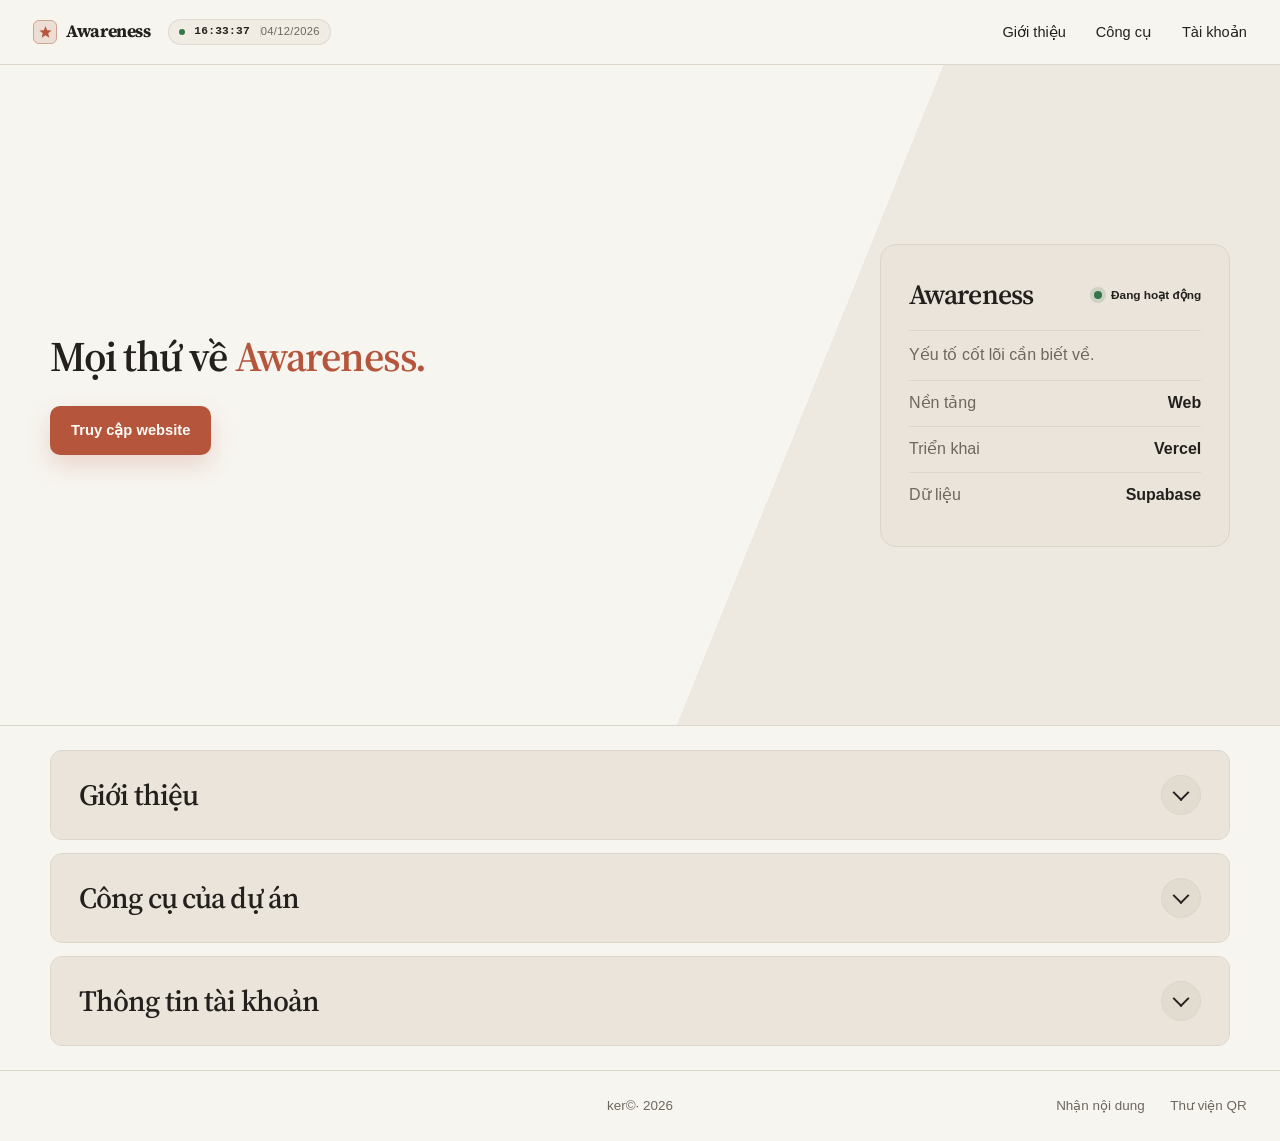
<file: index.html>
<!DOCTYPE html>
<html lang="vi">

<head>
    <meta charset="UTF-8">
    <meta name="viewport" content="width=device-width, initial-scale=1.0">
    <meta name="description" content="Hướng dẫn vận hành dự án triển lãm trực tuyến Awareness.">
    <title>Awareness — Hướng dẫn dự án</title>
    <link rel="stylesheet" href="styles.css">
    <script src="app.js" defer></script>
</head>

<body>
    <header class="site-header">
        <div class="shell header-inner">
            <div class="header-identity">
                <a class="brand" href="#top" aria-label="Awareness — về đầu trang">
                    <span class="brand-mark" aria-hidden="true"><svg viewBox="0 0 24 24" focusable="false"><path d="M12 1.5 14.65 8.28 21.9 8.72 16.31 13.37 18.16 20.42 12 16.58 5.84 20.42 7.69 13.37 2.1 8.72 9.35 8.28Z" fill="currentColor"/></svg></span>
                    <span>Awareness</span>
                </a>
                <time class="header-clock" data-live-clock aria-label="Ngày và giờ hiện tại">
                    <span class="header-clock-time" data-clock-time>--:--:--</span>
                    <span class="header-clock-date" data-clock-date>--/--/----</span>
                </time>
            </div>
            <button class="menu-button" type="button" aria-expanded="false"
                aria-controls="primary-nav"><span></span><span></span><span class="sr-only">Mở menu</span></button>
            <nav class="primary-nav" id="primary-nav" aria-label="Điều hướng chính">
                <a href="#gioi-thieu">Giới thiệu</a>
                <a href="#cong-cu">Công cụ</a>
                <a href="#tai-khoan">Tài khoản</a>
            </nav>
        </div>
    </header>

    <main id="top">
        <section class="hero">
            <div class="shell hero-grid">
                <div class="hero-copy">
                    <h1>Mọi thứ về <em>Awareness.</em></h1>
                    <div class="hero-actions">
                        <a class="button button-dark" href="https://awareness-exhibition.vercel.app/" target="_blank"
                            rel="noopener noreferrer" data-icon="external">Truy cập website</a>
                    </div>
                </div>
                <aside class="project-summary" aria-label="Tóm tắt sản phẩm">
                    <div class="summary-title">
                        <h2>Awareness</h2><span><i class="live-dot" aria-hidden="true"></i> Đang hoạt động</span>
                    </div>
                    <p>Yếu tố cốt lõi cần biết về.</p>
                    <dl>
                        <div>
                            <dt>Nền tảng</dt>
                            <dd>Web</dd>
                        </div>
                        <div>
                            <dt>Triển khai</dt>
                            <dd>Vercel</dd>
                        </div>
                        <div>
                            <dt>Dữ liệu</dt>
                            <dd>Supabase</dd>
                        </div>
                    </dl>
                </aside>
            </div>
        </section>

        <section class="section shell section-collapsible accordion-card is-collapsed intro-section" id="gioi-thieu">
            <h2 class="section-title"><button class="section-title-toggle" type="button" aria-expanded="false" aria-controls="gioi-thieu-content">Giới thiệu</button></h2>
            <div class="collapsible-content" id="gioi-thieu-content" hidden>
            <div class="intro-content">
                <h3 class="intro-content-title">@@@</h3>
                <p><strong>AWARENESS</strong> là website triển lãm trực tuyến về ma túy và tiền chất, được thiết kế dưới dạng <strong>bảo tàng ảo 3D</strong>, mang đến không gian trưng bày trực quan, sinh động và dễ tiếp cận trên cả máy tính lẫn điện thoại.</p>
                <p><strong>Đường dẫn truy cập:</strong> <a href="https://awareness-exhibition.vercel.app/" target="_blank" rel="noopener noreferrer">awareness</a></p>
                <p>Triển lãm hiện có <strong>5 phòng trưng bày với tổng cộng 27 hiện vật</strong>, được chia theo từng chủ đề:</p>
                <ol class="intro-room-list">
                    <li><strong>Phòng 1 – Chất ma túy nguồn gốc tự nhiên:</strong> Gồm 4 hiện vật như cần sa, thuốc phiện, morphine và lá coca.</li>
                    <li><strong>Phòng 2 – Chất ma túy nguồn gốc bán tổng hợp:</strong> Gồm 3 hiện vật: heroin, LSD và cocaine dạng tinh thể.</li>
                    <li><strong>Phòng 3 – Chất ma túy nguồn gốc tổng hợp toàn phần:</strong> Gồm 5 hiện vật như ma túy đá, thuốc lắc, ketamine, cỏ Mỹ và nấm ảo giác.</li>
                    <li><strong>Phòng 4 – Tiền chất ma túy thường gặp:</strong> Gồm 9 hiện vật là các loại hóa chất có thể được sử dụng trong những lĩnh vực hợp pháp nhưng cũng có nguy cơ bị lợi dụng sai mục đích.</li>
                    <li><strong>Phòng 5 – Một số loại ma túy cần chú ý hiện nay:</strong> Gồm 6 hiện vật liên quan đến các dạng ma túy núp bóng trong đồ uống, bánh kẹo, thuốc lá điện tử và những sản phẩm quen thuộc.</li>
                </ol>
                <p>Trong mỗi phòng, các hiện vật được bố trí trên những bục trưng bày trong không gian 3D. Người dùng có thể tự do di chuyển, thay đổi góc nhìn, lựa chọn từng hiện vật để xem thông tin giới thiệu hoặc mở trang chi tiết.</p>
                <p>Tại trang chi tiết, mỗi hiện vật có <strong>mô hình 3D có thể xoay, phóng to và thu nhỏ</strong>, kết hợp với hình ảnh minh họa và nội dung thuyết minh về đặc điểm, phân loại, tác hại cũng như những thông tin liên quan.</p>
                <p>Website mang đến trải nghiệm tham quan tương tự một bảo tàng thực tế, nhưng được số hóa hoàn toàn, giúp việc tìm hiểu về ma túy và tiền chất trở nên trực quan, thuận tiện và dễ hiểu hơn.</p>
            </div>
            </div>
        </section>

        <section class="section shell section-collapsible accordion-card is-collapsed" id="cong-cu">
            <h2 class="section-title"><button class="section-title-toggle" type="button" aria-expanded="false" aria-controls="cong-cu-content">Công cụ của dự án</button></h2>
            <div class="collapsible-content" id="cong-cu-content" hidden>
                <div>
                    <p class="section-desc">Mỗi công cụ có một vai trò trong quá trình xây dựng Awareness và đưa lên internet.</p>
                    <div class="tool-list">
                        <article class="tool-row">
                            <div>
                                <h3><a href="https://github.com/" target="_blank" rel="noopener noreferrer">GitHub</a></h3>
                                <p>Nơi lưu mã nguồn code.</p>
                            </div><span class="status status-ready">Đã push xong</span>
                        </article>
                        <article class="tool-row">
                            <div>
                                <h3><a href="https://vercel.com/" target="_blank" rel="noopener noreferrer">Vercel</a></h3>
                                <p>Deploy và chạy website trên internet thông qua kết nối với kho GitHub.</p>
                            </div><span class="status status-ready">Đang sử dụng</span>
                        </article>
                        <article class="tool-row">
                            <div>
                                <h3><a href="https://supabase.com/dashboard/project/" target="_blank" rel="noopener noreferrer">Supabase</a></h3>
                                <p>Lưu trữ dữ liệu dự án (chưa dữ liệu: ảnh, mô hình 3D, video).</p>
                            </div><span class="status status-ready">Đang sử dụng</span>
                        </article>
                        <article class="tool-row">
                            <div>
                                <h3><a href="https://chatgpt.com/" target="_blank" rel="noopener noreferrer">ChatGPT</a></h3>
                                <p>Công cụ hỗ trợ chỉnh sửa và chuẩn bị hình ảnh.</p>
                            </div><span class="status status-ready">Đang sử dụng</span>
                        </article>
                        <article class="tool-row">
                            <div>
                                <h3><a href="https://towebp.io/" target="_blank" rel="noopener noreferrer">towebp</a></h3>
                                <p>Công cụ đổi ảnh sang WebP cho tối ưu website.</p>
                            </div><span class="status status-ready">Đang sử dụng</span>
                        </article>
                    </div>
                </div>
            </div>
        </section>

        <section class="section shell account-section section-collapsible accordion-card is-collapsed" id="tai-khoan">
            <div class="shell">
                <h2 class="section-title"><button class="section-title-toggle" type="button" aria-expanded="false" aria-controls="tai-khoan-content">Thông tin tài khoản</button></h2>
                <div class="collapsible-content" id="tai-khoan-content" hidden>
                    <div>
                        <p class="section-desc">Danh sách tài khoản và mật khẩu trực tiếp phục vụ vận hành dự án.</p>
                        <div class="security-note" style="margin-bottom: 28px;">
                            <svg viewBox="0 0 24 24" aria-hidden="true">
                                <path d="M12 3 5 6v5c0 4.8 2.7 8.2 7 10 4.3-1.8 7-5.2 7-10V6l-7-3Z" />
                                <path d="m9.5 12 1.7 1.7 3.5-4" />
                            </svg>
                            <p><strong>Thông tin nội bộ dự án Awareness.</strong> Toàn bộ tài khoản và mật khẩu được liệt kê
                                để nhóm truy cập và thao tác nhanh chóng.</p>
                        </div>
                        <div class="account-table">
                            <article class="account-row">
                                <div class="account-number">01</div>
                                <div class="account-main">
                                    <h3>Gmail</h3>
                                    <p>Tài khoản Google chính của dự án.</p>
                                </div>
                                <div class="account-detail">
                                    <div class="detail-item"><span>Email / Tài
                                            khoản</span><code>thanhthongdev.1999@gmail.com</code></div>
                                    <div class="detail-item"><span>Mật khẩu</span><code
                                            class="password-text">thanhthong123@</code></div>
                                </div>
                                <div class="account-actions">
                                    <button class="copy-button" type="button" data-copy="thanhthongdev.1999@gmail.com">Chép
                                        Email</button>
                                    <button class="copy-button" type="button" data-copy="thanhthong123@">Chép Pass</button>
                                    <a href="https://accounts.google.com/" target="_blank" rel="noopener noreferrer"
                                        data-icon="external">Mở</a>
                                </div>
                            </article>
                            <article class="account-row">
                                <div class="account-number">02</div>
                                <div class="account-main">
                                    <h3>GitHub</h3>
                                    <p>Tài khoản lưu trữ kho mã nguồn.</p>
                                </div>
                                <div class="account-detail">
                                    <div class="detail-item"><span>Tên tài khoản</span><code>thanhthong99999</code></div>
                                    <div class="detail-item"><span>Mật khẩu</span><code
                                            class="password-text">thanhthong123@</code></div>
                                </div>
                                <div class="account-actions">
                                    <button class="copy-button" type="button" data-copy="thanhthong99999">Chép TK</button>
                                    <button class="copy-button" type="button" data-copy="thanhthong123@">Chép Pass</button>
                                    <a href="https://github.com/login" target="_blank" rel="noopener noreferrer"
                                        data-icon="external">Mở</a>
                                </div>
                            </article>
                            <article class="account-row">
                                <div class="account-number">03</div>
                                <div class="account-main">
                                    <h3>ChatGPT</h3>
                                    <p>Chỉnh sửa ảnh.</p>
                                </div>
                                <div class="account-detail">
                                    <div class="detail-item"><span>Phương thức Mở</span><strong>Mở bằng tài khoản
                                            Google vừa Mở ở trên</strong></div>
                                    <div class="detail-item"><span>Tài khoản liên
                                            kết</span><code>thanhthongdev.1999@gmail.com</code></div>
                                </div>
                                <div class="account-actions">
                                    <a href="https://chatgpt.com/" target="_blank" rel="noopener noreferrer"
                                        data-icon="external">Mở ChatGPT</a>
                                </div>
                            </article>
                            <article class="account-row">
                                <div class="account-number">04</div>
                                <div class="account-main">
                                    <h3>Supabase</h3>
                                    <p>Lưu dữ liệu như ảnh, mô hình 3D, video.</p>
                                </div>
                                <div class="account-detail">
                                    <div class="detail-item"><span>Phương thức Mở</span><strong>Mở từ ChatGPT /
                                            Google vừa Mở ở trên</strong></div>
                                </div>
                                <div class="account-actions">
                                    <a href="https://supabase.com/dashboard/sign-in?returnTo=%2Forg" target="_blank"
                                        rel="noopener noreferrer" data-icon="external">Mở Supabase</a>
                                </div>
                            </article>
                            <article class="account-row">
                                <div class="account-number">05</div>
                                <div class="account-main">
                                    <h3>VS Code</h3>
                                    <p>Công cụ code ở máy trước khi đẩy lên GitHub.</p>
                                </div>
                                <div class="account-detail">
                                    <div class="detail-item"><span>Vai trò</span><strong>Soạn thảo code & kết nối tài khoản
                                            GitHub</strong></div>
                                </div>
                                <div class="account-actions">
                                    <span class="local-label">Cài trên máy</span>
                                </div>
                            </article>
                        </div>
                    </div>
                </div>
            </div>
        </section>

    </main>

    <footer class="site-footer">
        <div class="shell footer-inner">
            <p>ker©· <span data-year></span></p>
            <div class="footer-actions">
                <button class="brand brand-small footer-feedback-trigger" type="button" aria-haspopup="dialog" aria-controls="feedback-dialog">Nhận nội dung</button>
                <a class="footer-qr-link" href="qr.html">Thư viện QR</a>
            </div>
        </div>
    </footer>

    <dialog class="feedback-dialog" id="feedback-dialog" aria-labelledby="feedback-title">
        <div class="feedback-dialog-header">
            <h2 id="feedback-title">Nhập nội dung</h2>
            <button class="feedback-close" type="button" aria-label="Đóng" data-close-feedback>×</button>
        </div>
        <form class="feedback-form" id="feedback-form" novalidate>
            <label class="sr-only" for="feedback-content">Nhập nội dung góp ý</label>
            <textarea id="feedback-content" name="content" rows="6" placeholder="Nhập nội dung cần gửi..."></textarea>
            <p class="feedback-status" id="feedback-status" aria-live="polite"></p>
            <div class="feedback-actions">
                <button class="button button-light" type="button" data-close-feedback>Đóng</button>
                <button class="button button-dark" type="submit" id="feedback-submit">Gửi</button>
            </div>
        </form>
    </dialog>

    <div class="toast" role="status" aria-live="polite"></div>
</body>

</html>
</file>
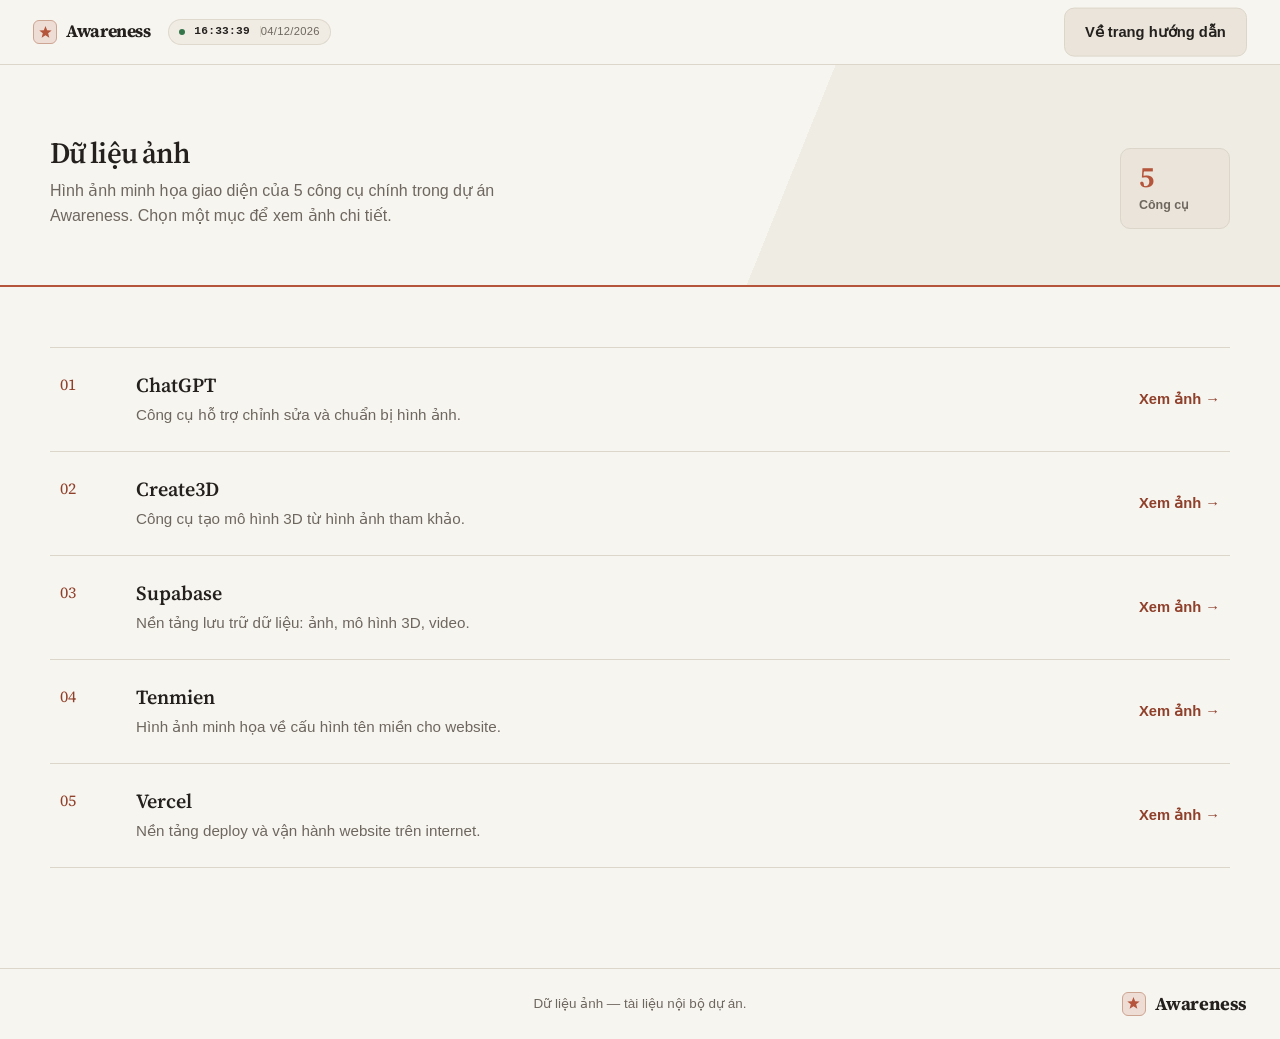
<file: data-img.html>
<!DOCTYPE html>
<html lang="vi">
<head>
    <meta charset="UTF-8">
    <meta name="viewport" content="width=device-width, initial-scale=1.0">
    <meta name="description" content="Dữ liệu ảnh của các công cụ trong dự án Awareness.">
    <title>Dữ liệu ảnh — Awareness</title>
    <link rel="stylesheet" href="styles.css">
    <script src="app.js" defer></script>
</head>
<body class="di-page">

    <header class="site-header qr-header">
        <div class="shell header-inner">
            <div class="header-identity">
                <a class="brand" href="index.html" aria-label="Awareness — về trang hướng dẫn">
                    <span class="brand-mark" aria-hidden="true"><svg viewBox="0 0 24 24" focusable="false"><path d="M12 1.5 14.65 8.28 21.9 8.72 16.31 13.37 18.16 20.42 12 16.58 5.84 20.42 7.69 13.37 2.1 8.72 9.35 8.28Z" fill="currentColor"/></svg></span>
                    <span>Awareness</span>
                </a>
                <time class="header-clock" data-live-clock aria-label="Ngày và giờ hiện tại">
                    <span class="header-clock-time" data-clock-time>--:--:--</span>
                    <span class="header-clock-date" data-clock-date>--/--/----</span>
                </time>
            </div>
            <div class="di-header-actions">
                <a class="button button-light" href="index.html">Về trang hướng dẫn</a>
            </div>
        </div>
    </header>

    <main class="di-main">

        <section class="di-hero">
            <div class="shell di-hero-inner">
                <div>
                    <h1>Dữ liệu ảnh</h1>
                    <p>Hình ảnh minh họa giao diện của 5 công cụ chính trong dự án Awareness. Chọn một mục để xem ảnh chi tiết.</p>
                </div>
                <div class="qr-hero-stats">
                    <div class="stat-card">
                        <span class="stat-number">5</span>
                        <span class="stat-label">Công cụ</span>
                    </div>
                </div>
            </div>
        </section>

        <div class="shell di-content">
            <ul class="di-menu-list">

                <li>
                    <a class="di-menu-link" href="img-chatgpt.html">
                        <span class="di-menu-num">01</span>
                        <div class="di-menu-info">
                            <h2>ChatGPT</h2>
                            <p>Công cụ hỗ trợ chỉnh sửa và chuẩn bị hình ảnh.</p>
                        </div>
                        <span class="di-menu-arrow">Xem ảnh →</span>
                    </a>
                </li>

                <li>
                    <a class="di-menu-link" href="img-create3d.html">
                        <span class="di-menu-num">02</span>
                        <div class="di-menu-info">
                            <h2>Create3D</h2>
                            <p>Công cụ tạo mô hình 3D từ hình ảnh tham khảo.</p>
                        </div>
                        <span class="di-menu-arrow">Xem ảnh →</span>
                    </a>
                </li>

                <li>
                    <a class="di-menu-link" href="img-supabase.html">
                        <span class="di-menu-num">03</span>
                        <div class="di-menu-info">
                            <h2>Supabase</h2>
                            <p>Nền tảng lưu trữ dữ liệu: ảnh, mô hình 3D, video.</p>
                        </div>
                        <span class="di-menu-arrow">Xem ảnh →</span>
                    </a>
                </li>

                <li>
                    <a class="di-menu-link" href="img-tenmien.html">
                        <span class="di-menu-num">04</span>
                        <div class="di-menu-info">
                            <h2>Tenmien</h2>
                            <p>Hình ảnh minh họa về cấu hình tên miền cho website.</p>
                        </div>
                        <span class="di-menu-arrow">Xem ảnh →</span>
                    </a>
                </li>

                <li>
                    <a class="di-menu-link" href="img-vercel.html">
                        <span class="di-menu-num">05</span>
                        <div class="di-menu-info">
                            <h2>Vercel</h2>
                            <p>Nền tảng deploy và vận hành website trên internet.</p>
                        </div>
                        <span class="di-menu-arrow">Xem ảnh →</span>
                    </a>
                </li>

            </ul>
        </div>

    </main>

    <footer class="site-footer">
        <div class="shell footer-inner">
            <a class="brand brand-small" href="index.html" aria-label="Awareness">
                <span class="brand-mark" aria-hidden="true"><svg viewBox="0 0 24 24" focusable="false"><path d="M12 1.5 14.65 8.28 21.9 8.72 16.31 13.37 18.16 20.42 12 16.58 5.84 20.42 7.69 13.37 2.1 8.72 9.35 8.28Z" fill="currentColor"/></svg></span>
                <span>Awareness</span>
            </a>
            <p>Dữ liệu ảnh — tài liệu nội bộ dự án.</p>
        </div>
    </footer>

</body>
</html>
</file>
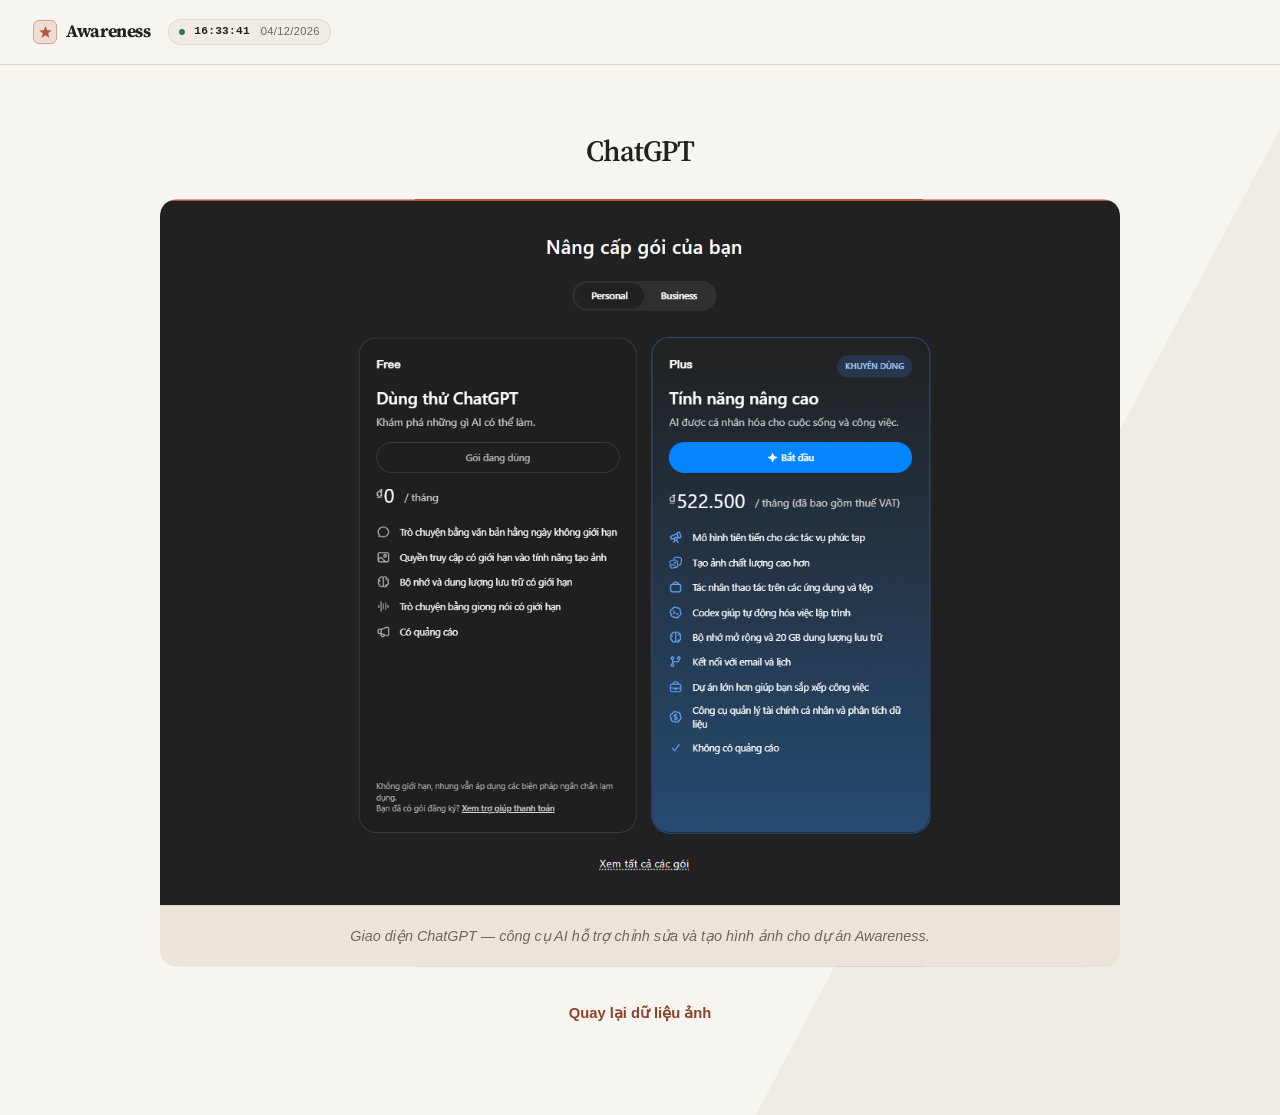
<file: img-chatgpt.html>
<!DOCTYPE html>
<html lang="vi">
<head>
    <meta charset="UTF-8">
    <meta name="viewport" content="width=device-width, initial-scale=1.0">
    <title>ChatGPT — Dữ liệu ảnh</title>
    <link rel="stylesheet" href="styles.css">
    <script src="app.js" defer></script>
</head>
<body class="img-detail-page">

    <header class="site-header">
        <div class="shell header-inner">
            <div class="header-identity">
                <a class="brand" href="index.html" aria-label="Awareness">
                    <span class="brand-mark" aria-hidden="true"><svg viewBox="0 0 24 24" focusable="false"><path d="M12 1.5 14.65 8.28 21.9 8.72 16.31 13.37 18.16 20.42 12 16.58 5.84 20.42 7.69 13.37 2.1 8.72 9.35 8.28Z" fill="currentColor"/></svg></span>
                    <span>Awareness</span>
                </a>
                <time class="header-clock" data-live-clock aria-label="Ngày và giờ hiện tại">
                    <span class="header-clock-time" data-clock-time>--:--:--</span>
                    <span class="header-clock-date" data-clock-date>--/--/----</span>
                </time>
            </div>

        </div>
    </header>

    <main class="img-detail-main">
        <h1 class="img-detail-title">ChatGPT</h1>
        <div class="img-detail-frame">
            <img src="img/chatgpt.png" alt="Giao diện ChatGPT">
            <p class="img-detail-caption">Giao diện ChatGPT — công cụ AI hỗ trợ chỉnh sửa và tạo hình ảnh cho dự án Awareness.</p>
        </div>
        <a class="img-back" href="data-img.html">Quay lại dữ liệu ảnh</a>

    </main>

</body>
</html>
</file>
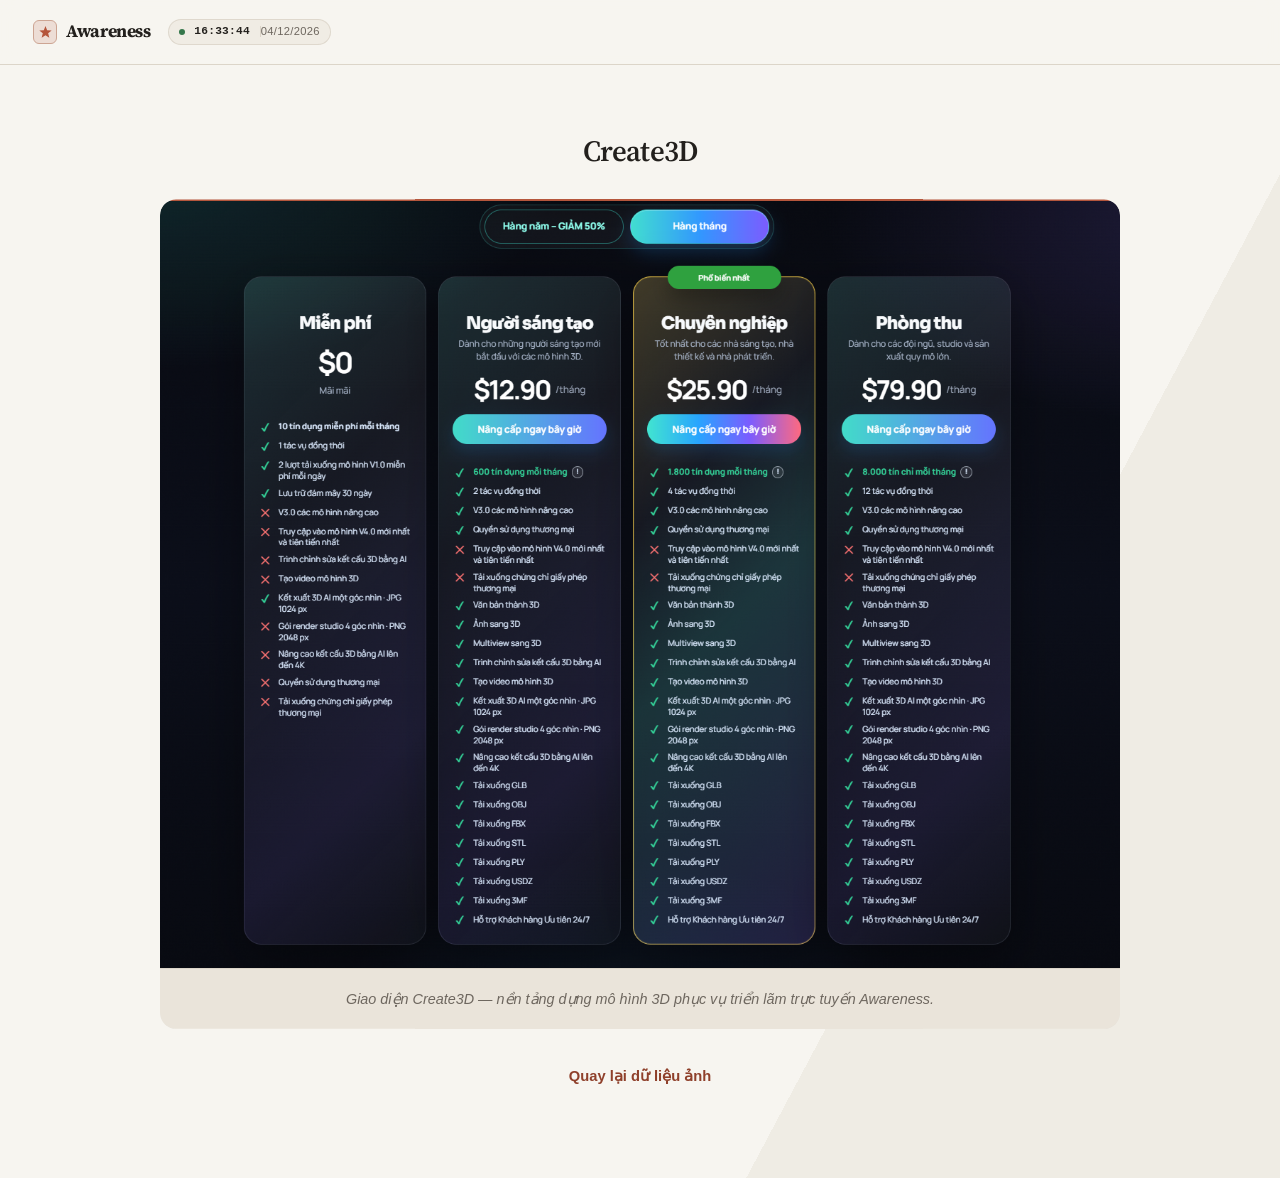
<file: img-create3d.html>
<!DOCTYPE html>
<html lang="vi">
<head>
    <meta charset="UTF-8">
    <meta name="viewport" content="width=device-width, initial-scale=1.0">
    <title>Create3D — Dữ liệu ảnh</title>
    <link rel="stylesheet" href="styles.css">
    <script src="app.js" defer></script>
</head>
<body class="img-detail-page">

    <header class="site-header">
        <div class="shell header-inner">
            <div class="header-identity">
                <a class="brand" href="index.html" aria-label="Awareness">
                    <span class="brand-mark" aria-hidden="true"><svg viewBox="0 0 24 24" focusable="false"><path d="M12 1.5 14.65 8.28 21.9 8.72 16.31 13.37 18.16 20.42 12 16.58 5.84 20.42 7.69 13.37 2.1 8.72 9.35 8.28Z" fill="currentColor"/></svg></span>
                    <span>Awareness</span>
                </a>
                <time class="header-clock" data-live-clock aria-label="Ngày và giờ hiện tại">
                    <span class="header-clock-time" data-clock-time>--:--:--</span>
                    <span class="header-clock-date" data-clock-date>--/--/----</span>
                </time>
            </div>

        </div>
    </header>

    <main class="img-detail-main">
        <h1 class="img-detail-title">Create3D</h1>
        <div class="img-detail-frame">
            <img src="img/create3d.png" alt="Giao diện Create3D">
            <p class="img-detail-caption">Giao diện Create3D — nền tảng dựng mô hình 3D phục vụ triển lãm trực tuyến Awareness.</p>
        </div>
        <a class="img-back" href="data-img.html">Quay lại dữ liệu ảnh</a>

    </main>

</body>
</html>
</file>
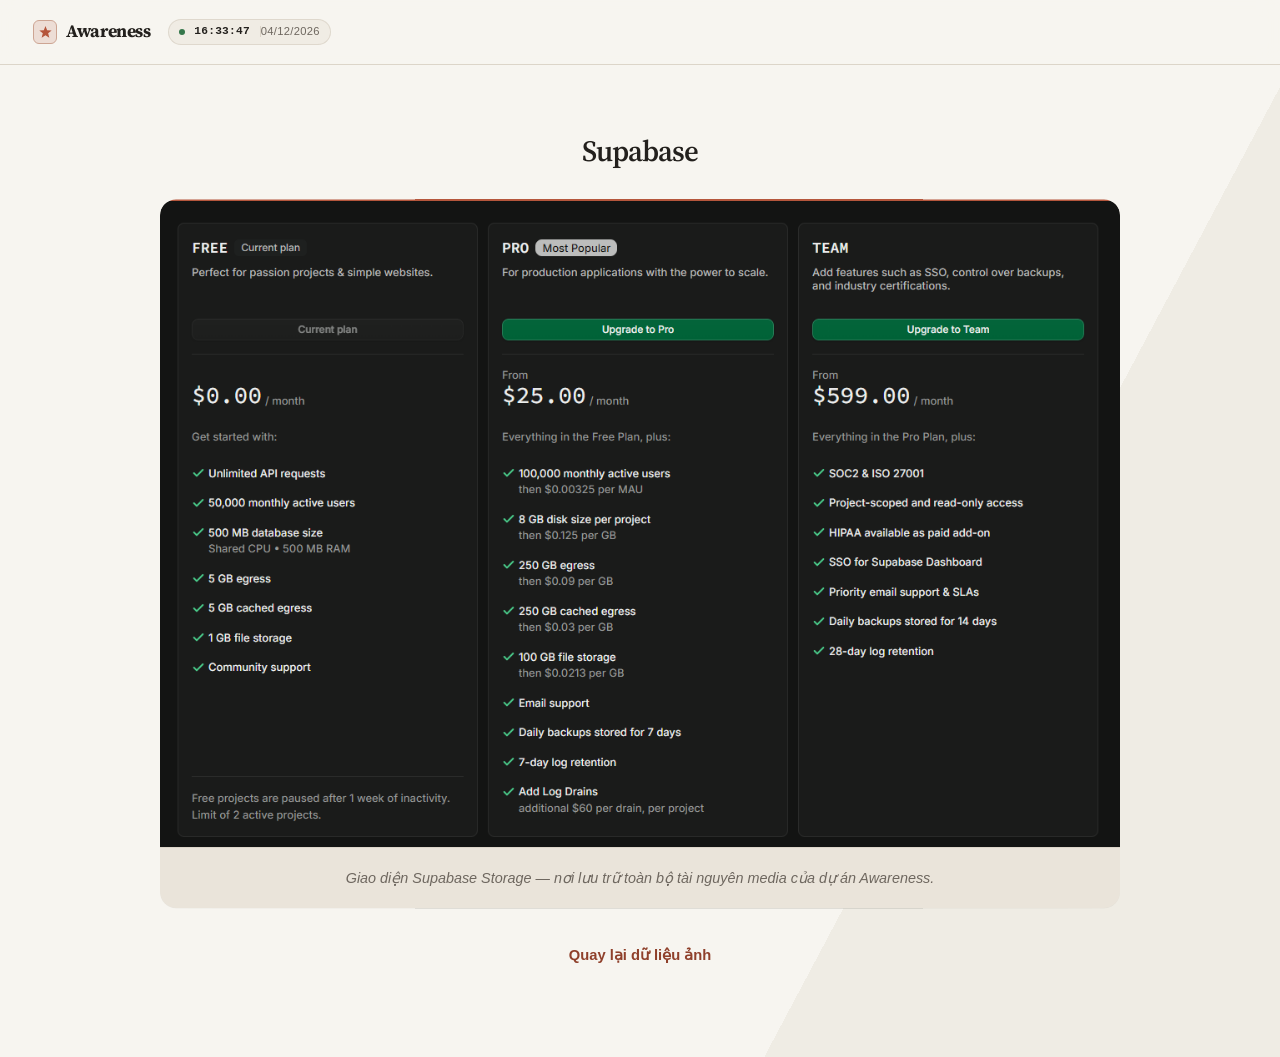
<file: img-supabase.html>
<!DOCTYPE html>
<html lang="vi">
<head>
    <meta charset="UTF-8">
    <meta name="viewport" content="width=device-width, initial-scale=1.0">
    <title>Supabase — Dữ liệu ảnh</title>
    <link rel="stylesheet" href="styles.css">
    <script src="app.js" defer></script>
</head>
<body class="img-detail-page">

    <header class="site-header">
        <div class="shell header-inner">
            <div class="header-identity">
                <a class="brand" href="index.html" aria-label="Awareness">
                    <span class="brand-mark" aria-hidden="true"><svg viewBox="0 0 24 24" focusable="false"><path d="M12 1.5 14.65 8.28 21.9 8.72 16.31 13.37 18.16 20.42 12 16.58 5.84 20.42 7.69 13.37 2.1 8.72 9.35 8.28Z" fill="currentColor"/></svg></span>
                    <span>Awareness</span>
                </a>
                <time class="header-clock" data-live-clock aria-label="Ngày và giờ hiện tại">
                    <span class="header-clock-time" data-clock-time>--:--:--</span>
                    <span class="header-clock-date" data-clock-date>--/--/----</span>
                </time>
            </div>

        </div>
    </header>

    <main class="img-detail-main">
        <h1 class="img-detail-title">Supabase</h1>
        <div class="img-detail-frame">
            <img src="img/supabase.png" alt="Giao diện Supabase">
            <p class="img-detail-caption">Giao diện Supabase Storage — nơi lưu trữ toàn bộ tài nguyên media của dự án Awareness.</p>
        </div>
        <a class="img-back" href="data-img.html">Quay lại dữ liệu ảnh</a>

    </main>

</body>
</html>
</file>
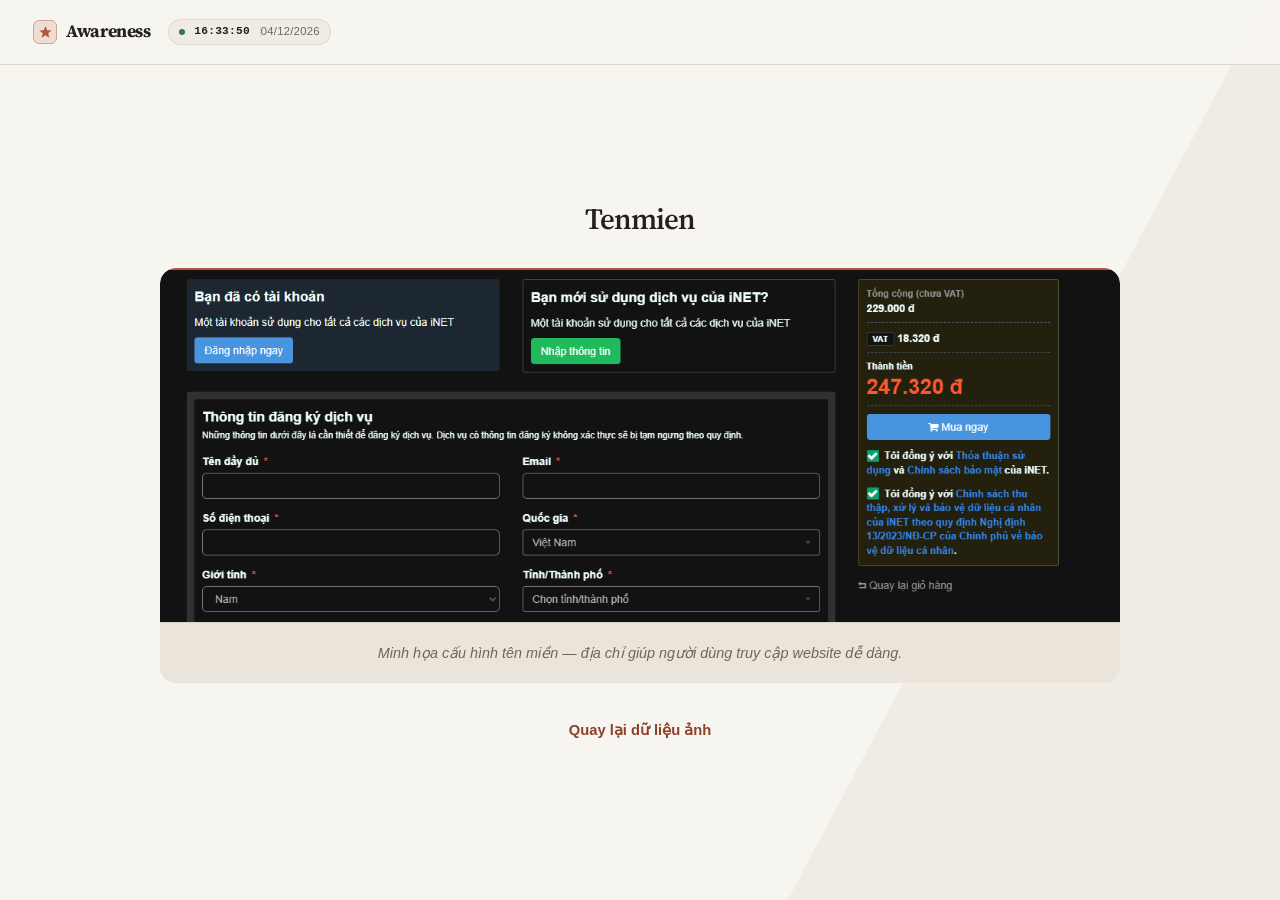
<file: img-tenmien.html>
<!DOCTYPE html>
<html lang="vi">
<head>
    <meta charset="UTF-8">
    <meta name="viewport" content="width=device-width, initial-scale=1.0">
    <title>Tenmien — Dữ liệu ảnh</title>
    <link rel="stylesheet" href="styles.css">
    <script src="app.js" defer></script>
</head>
<body class="img-detail-page">

    <header class="site-header">
        <div class="shell header-inner">
            <div class="header-identity">
                <a class="brand" href="index.html" aria-label="Awareness">
                    <span class="brand-mark" aria-hidden="true"><svg viewBox="0 0 24 24" focusable="false"><path d="M12 1.5 14.65 8.28 21.9 8.72 16.31 13.37 18.16 20.42 12 16.58 5.84 20.42 7.69 13.37 2.1 8.72 9.35 8.28Z" fill="currentColor"/></svg></span>
                    <span>Awareness</span>
                </a>
                <time class="header-clock" data-live-clock aria-label="Ngày và giờ hiện tại">
                    <span class="header-clock-time" data-clock-time>--:--:--</span>
                    <span class="header-clock-date" data-clock-date>--/--/----</span>
                </time>
            </div>

        </div>
    </header>

    <main class="img-detail-main">
        <h1 class="img-detail-title">Tenmien</h1>
        <div class="img-detail-frame">
            <img src="img/tenmien.png" alt="Cấu hình tên miền">
            <p class="img-detail-caption">Minh họa cấu hình tên miền — địa chỉ giúp người dùng truy cập website dễ dàng.</p>
        </div>
        <a class="img-back" href="data-img.html">Quay lại dữ liệu ảnh</a>

    </main>

</body>
</html>
</file>
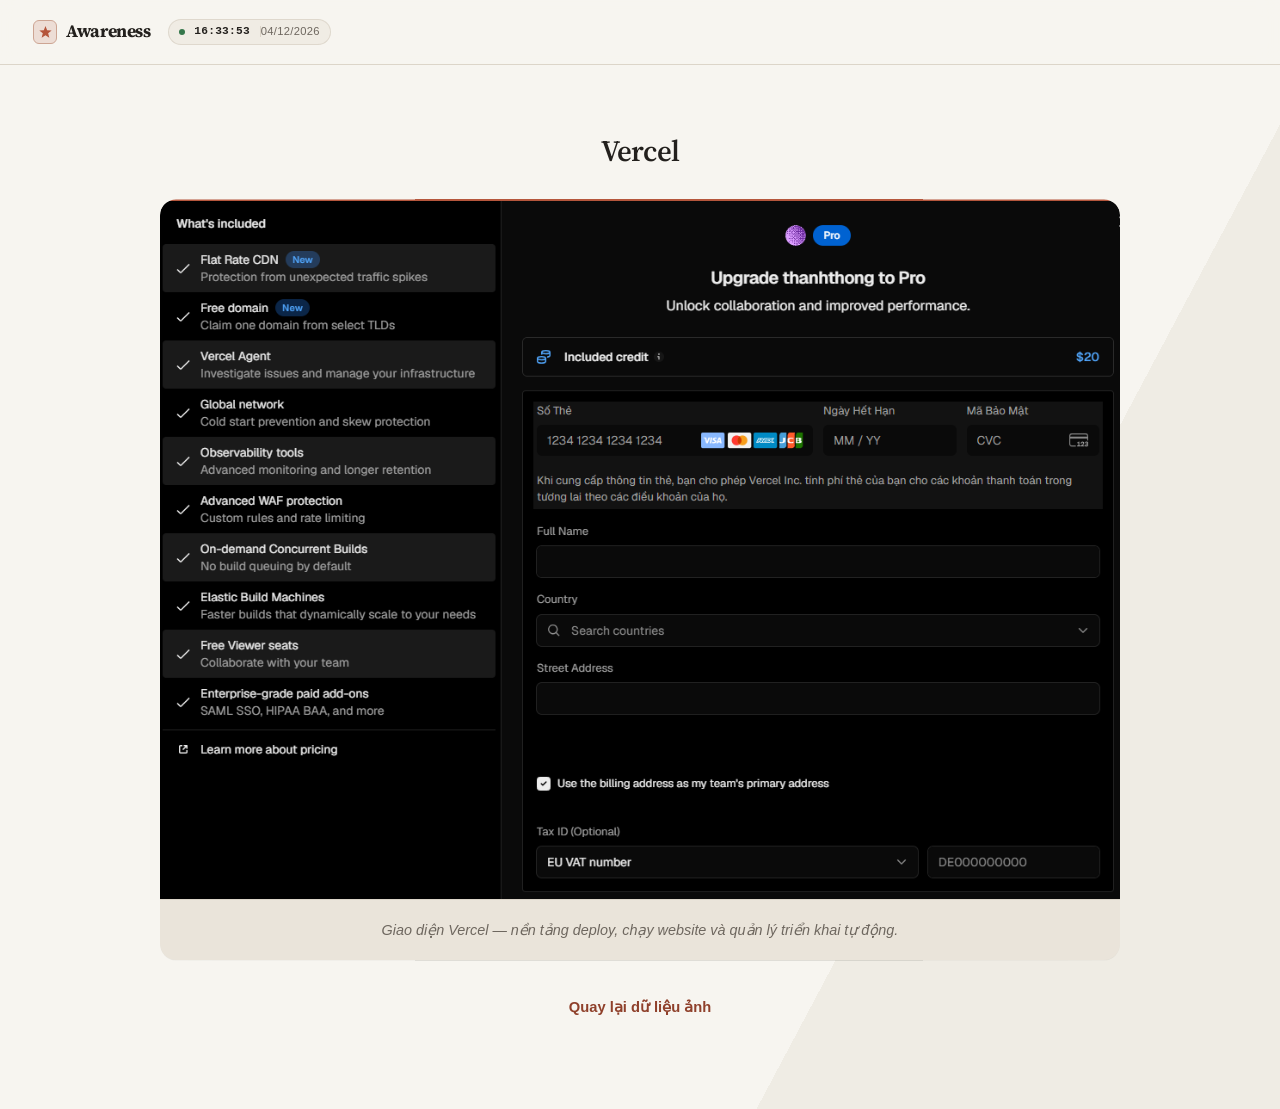
<file: img-vercel.html>
<!DOCTYPE html>
<html lang="vi">
<head>
    <meta charset="UTF-8">
    <meta name="viewport" content="width=device-width, initial-scale=1.0">
    <title>Vercel — Dữ liệu ảnh</title>
    <link rel="stylesheet" href="styles.css">
    <script src="app.js" defer></script>
</head>
<body class="img-detail-page">

    <header class="site-header">
        <div class="shell header-inner">
            <div class="header-identity">
                <a class="brand" href="index.html" aria-label="Awareness">
                    <span class="brand-mark" aria-hidden="true"><svg viewBox="0 0 24 24" focusable="false"><path d="M12 1.5 14.65 8.28 21.9 8.72 16.31 13.37 18.16 20.42 12 16.58 5.84 20.42 7.69 13.37 2.1 8.72 9.35 8.28Z" fill="currentColor"/></svg></span>
                    <span>Awareness</span>
                </a>
                <time class="header-clock" data-live-clock aria-label="Ngày và giờ hiện tại">
                    <span class="header-clock-time" data-clock-time>--:--:--</span>
                    <span class="header-clock-date" data-clock-date>--/--/----</span>
                </time>
            </div>

        </div>
    </header>

    <main class="img-detail-main">
        <h1 class="img-detail-title">Vercel</h1>
        <div class="img-detail-frame">
            <img src="img/vercel.png" alt="Giao diện Vercel">
            <p class="img-detail-caption">Giao diện Vercel — nền tảng deploy, chạy website và quản lý triển khai tự động.</p>
        </div>
        <a class="img-back" href="data-img.html">Quay lại dữ liệu ảnh</a>

    </main>

</body>
</html>
</file>
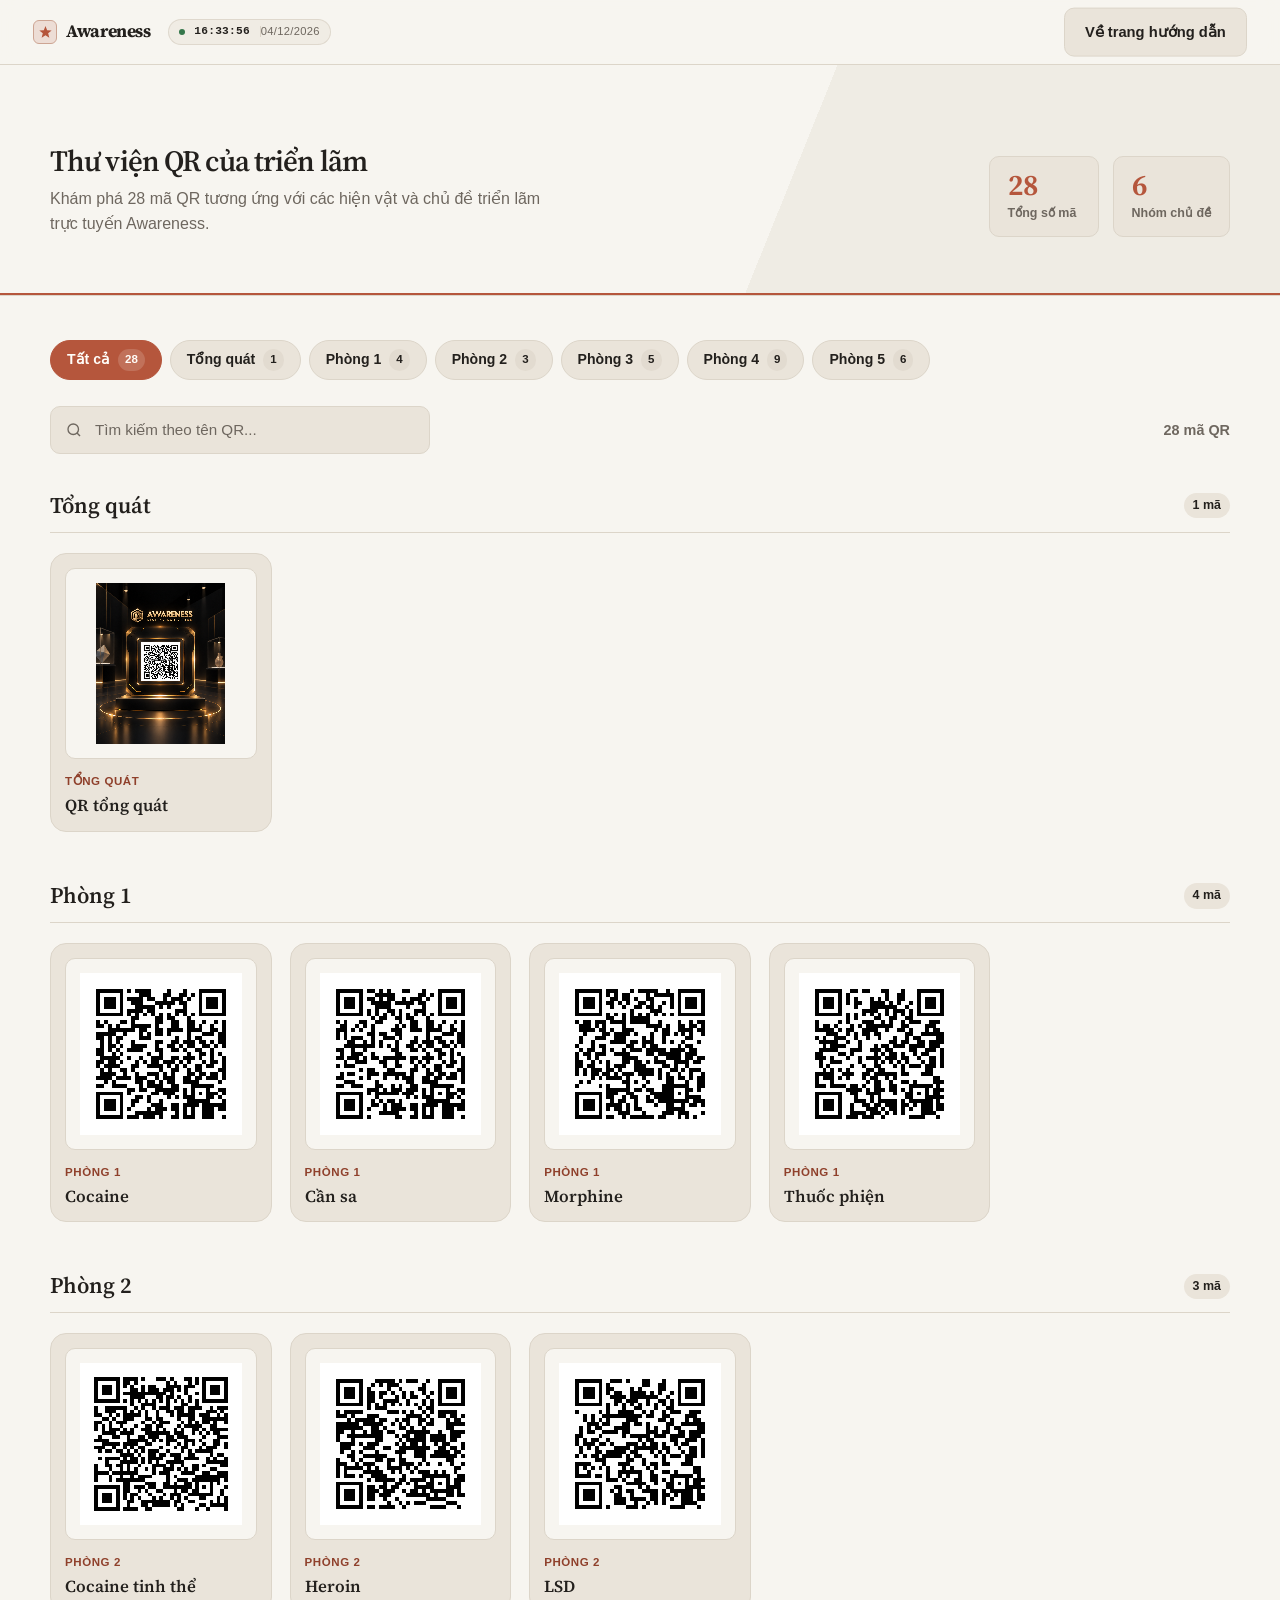
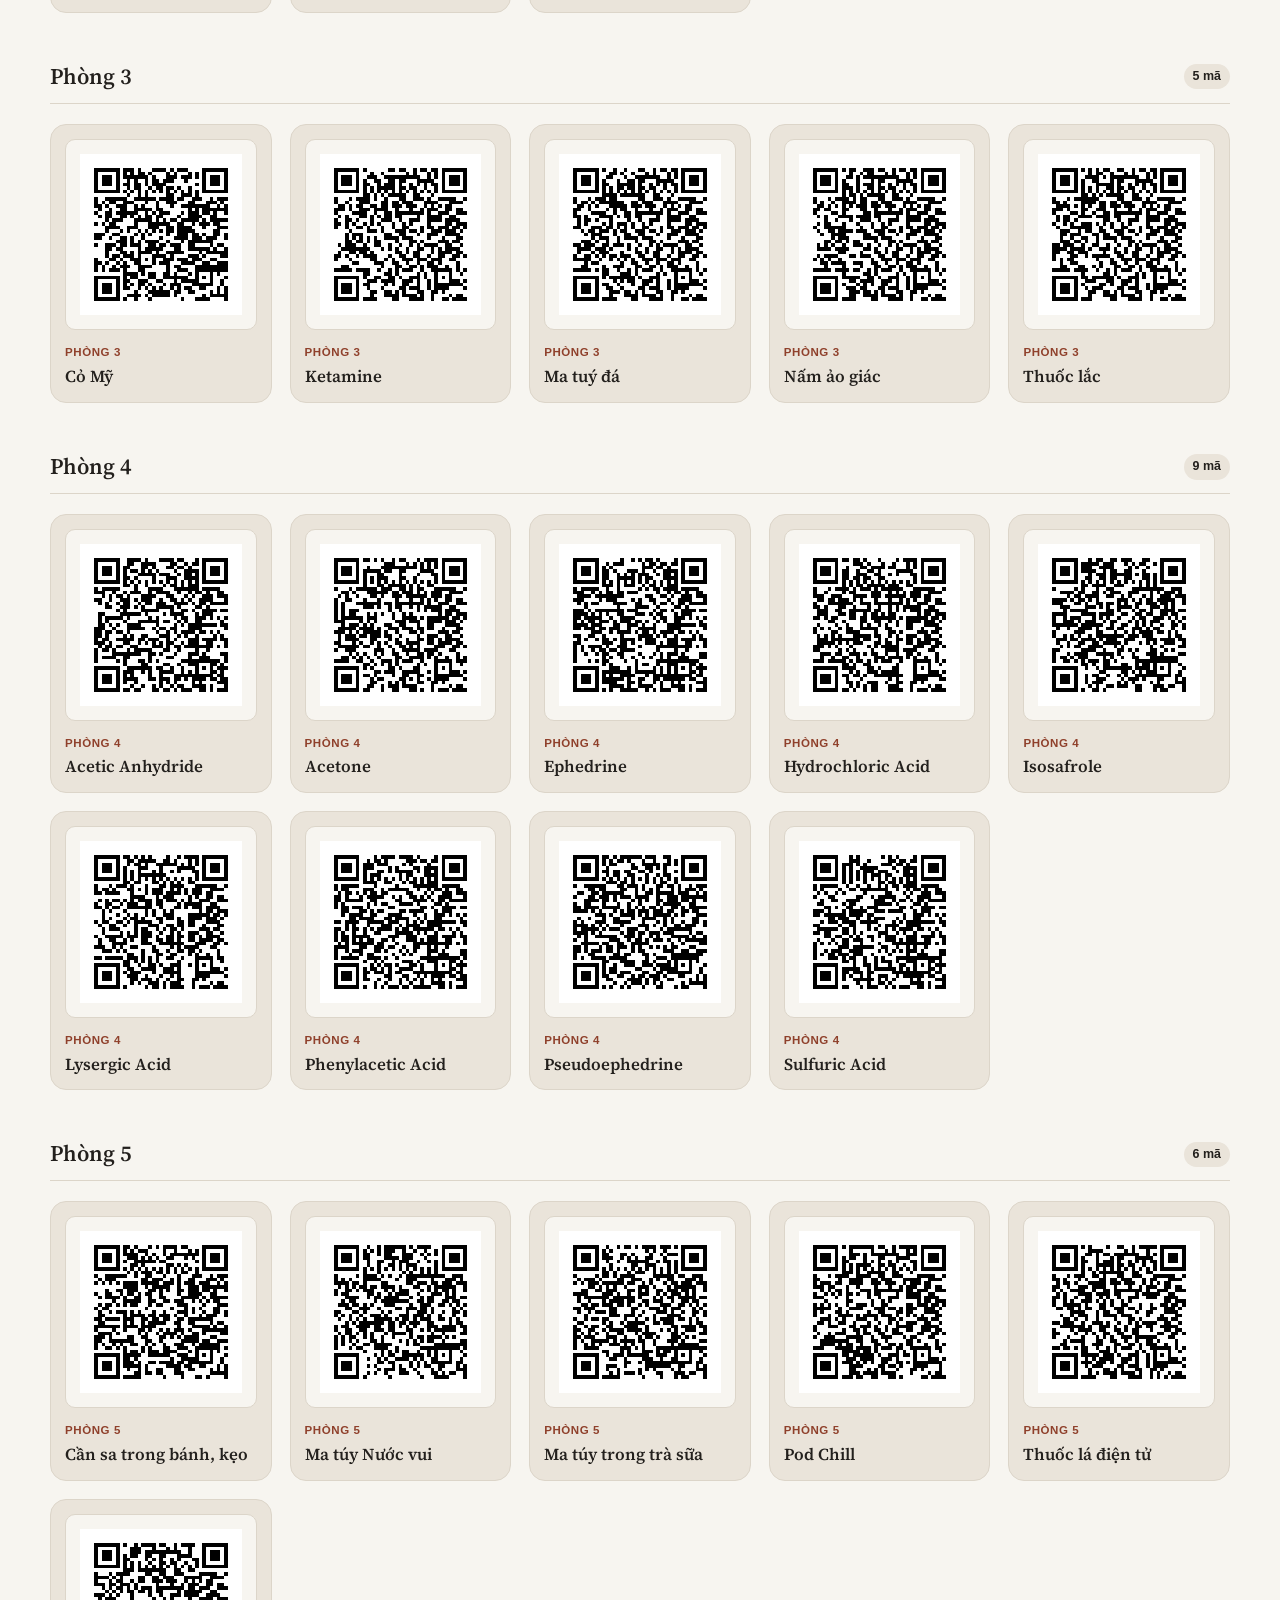
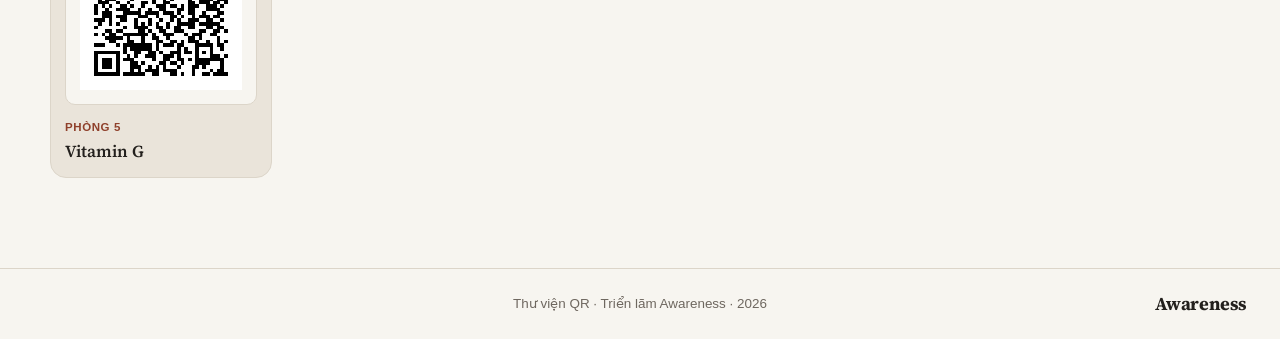
<file: qr.html>
<!DOCTYPE html>
<html lang="vi">
<head>
    <meta charset="UTF-8">
    <meta name="viewport" content="width=device-width, initial-scale=1.0">
    <meta name="description" content="Thư viện 28 mã QR của triển lãm trực tuyến Awareness.">
    <title>Thư viện QR — Awareness</title>
    <link rel="stylesheet" href="styles.css">
    <script src="app.js" defer></script>
</head>
<body class="qr-page">
    <header class="site-header qr-header">
        <div class="shell header-inner">
            <div class="header-identity">
                <a class="brand" href="index.html" aria-label="Awareness — về trang hướng dẫn">
                    <span class="brand-mark" aria-hidden="true"><svg viewBox="0 0 24 24" focusable="false"><path d="M12 1.5 14.65 8.28 21.9 8.72 16.31 13.37 18.16 20.42 12 16.58 5.84 20.42 7.69 13.37 2.1 8.72 9.35 8.28Z" fill="currentColor"/></svg></span>
                    <span>Awareness</span>
                </a>
                <time class="header-clock" data-live-clock aria-label="Ngày và giờ hiện tại">
                    <span class="header-clock-time" data-clock-time>--:--:--</span>
                    <span class="header-clock-date" data-clock-date>--/--/----</span>
                </time>
            </div>
            <div class="qr-header-actions" style="gap: 10px;">
                <a class="button button-light" href="index.html">Về trang hướng dẫn</a>
            </div>
        </div>
    </header>

    <main class="qr-main">
        <section class="qr-hero">
            <div class="shell qr-hero-inner">
                <div>
                    <h1>Thư viện QR của triển lãm</h1>
                    <p>Khám phá 28 mã QR tương ứng với các hiện vật và chủ đề triển lãm trực tuyến Awareness.</p>
                </div>
                <div class="qr-hero-stats">
                    <div class="stat-card">
                        <span class="stat-number">28</span>
                        <span class="stat-label">Tổng số mã</span>
                    </div>
                    <div class="stat-card">
                        <span class="stat-number">6</span>
                        <span class="stat-label">Nhóm chủ đề</span>
                    </div>
                </div>
            </div>
        </section>

        <div class="shell qr-content">
            <div class="qr-toolbar">
                <nav class="qr-filter-tabs" aria-label="Lọc theo nhóm">
                    <button type="button" class="filter-tab is-active" data-filter="all">Tất cả <span class="tab-count">28</span></button>
                    <button type="button" class="filter-tab" data-filter="general">Tổng quát <span class="tab-count">1</span></button>
                    <button type="button" class="filter-tab" data-filter="p1">Phòng 1 <span class="tab-count">4</span></button>
                    <button type="button" class="filter-tab" data-filter="p2">Phòng 2 <span class="tab-count">3</span></button>
                    <button type="button" class="filter-tab" data-filter="p3">Phòng 3 <span class="tab-count">5</span></button>
                    <button type="button" class="filter-tab" data-filter="p4">Phòng 4 <span class="tab-count">9</span></button>
                    <button type="button" class="filter-tab" data-filter="p5">Phòng 5 <span class="tab-count">6</span></button>
                </nav>

                <div class="qr-search-wrap">
                    <label class="search-field">
                        <span class="sr-only">Tìm mã QR</span>
                        <svg viewBox="0 0 24 24" aria-hidden="true"><circle cx="11" cy="11" r="7"/><path d="m16 16 4 4"/></svg>
                        <input type="search" placeholder="Tìm kiếm theo tên QR..." data-qr-search autocomplete="off">
                    </label>
                    <p class="qr-count" data-result-count>28 mã QR</p>
                </div>
            </div>

            <div class="empty-state" aria-live="polite">
                <h2>Không tìm thấy mã QR</h2>
                <p>Hãy thử tìm từ khóa khác hoặc bấm nút đặt lại.</p>
                <button type="button" class="button button-light" id="reset-qr-search">Xem tất cả 28 mã</button>
            </div>

            <!-- Tổng quát -->
            <section class="qr-section" data-section="general" aria-labelledby="general-heading">
                <div class="qr-section-header">
                    <h2 id="general-heading">Tổng quát</h2>
                    <span class="section-badge">1 mã</span>
                </div>
                <ul class="qr-list">
                    <li data-section="general">
                        <a href="qr/qr tổng quát/qr.png" class="qr-card" data-name="QR tổng quát" data-section-title="Tổng quát">
                            <div class="qr-thumb-wrap">
                                <img src="qr/qr tổng quát/qr.png" alt="QR tổng quát" loading="lazy" class="qr-thumb">
                            </div>
                            <div class="qr-info">
                                <span class="qr-tag">Tổng quát</span>
                                <h3 class="qr-name">QR tổng quát</h3>
                            </div>
                        </a>
                    </li>
                </ul>
            </section>

            <!-- Phòng 1 -->
            <section class="qr-section" data-section="p1" aria-labelledby="p1-heading">
                <div class="qr-section-header">
                    <h2 id="p1-heading">Phòng 1</h2>
                    <span class="section-badge">4 mã</span>
                </div>
                <ul class="qr-list">
                    <li data-section="p1">
                        <a href="qr/p1/Cocaine/cocaine-v2.png" class="qr-card" data-name="Cocaine" data-section-title="Phòng 1">
                            <div class="qr-thumb-wrap">
                                <img src="qr/p1/Cocaine/cocaine-v2.png" alt="QR Cocaine" loading="lazy" class="qr-thumb">
                            </div>
                            <div class="qr-info">
                                <span class="qr-tag">Phòng 1</span>
                                <h3 class="qr-name">Cocaine</h3>
                            </div>
                        </a>
                    </li>
                    <li data-section="p1">
                        <a href="qr/p1/Cần sa/cannabis-v2.png" class="qr-card" data-name="Cần sa" data-section-title="Phòng 1">
                            <div class="qr-thumb-wrap">
                                <img src="qr/p1/Cần sa/cannabis-v2.png" alt="QR Cần sa" loading="lazy" class="qr-thumb">
                            </div>
                            <div class="qr-info">
                                <span class="qr-tag">Phòng 1</span>
                                <h3 class="qr-name">Cần sa</h3>
                            </div>
                        </a>
                    </li>
                    <li data-section="p1">
                        <a href="qr/p1/Morphine/morphine-v2.png" class="qr-card" data-name="Morphine" data-section-title="Phòng 1">
                            <div class="qr-thumb-wrap">
                                <img src="qr/p1/Morphine/morphine-v2.png" alt="QR Morphine" loading="lazy" class="qr-thumb">
                            </div>
                            <div class="qr-info">
                                <span class="qr-tag">Phòng 1</span>
                                <h3 class="qr-name">Morphine</h3>
                            </div>
                        </a>
                    </li>
                    <li data-section="p1">
                        <a href="qr/p1/Thuốc phiện/opium-v2.png" class="qr-card" data-name="Thuốc phiện" data-section-title="Phòng 1">
                            <div class="qr-thumb-wrap">
                                <img src="qr/p1/Thuốc phiện/opium-v2.png" alt="QR Thuốc phiện" loading="lazy" class="qr-thumb">
                            </div>
                            <div class="qr-info">
                                <span class="qr-tag">Phòng 1</span>
                                <h3 class="qr-name">Thuốc phiện</h3>
                            </div>
                        </a>
                    </li>
                </ul>
            </section>

            <!-- Phòng 2 -->
            <section class="qr-section" data-section="p2" aria-labelledby="p2-heading">
                <div class="qr-section-header">
                    <h2 id="p2-heading">Phòng 2</h2>
                    <span class="section-badge">3 mã</span>
                </div>
                <ul class="qr-list">
                    <li data-section="p2">
                        <a href="qr/p2/Cocaine_tinh the/Cocaine_tinh the.png" class="qr-card" data-name="Cocaine tinh thể" data-section-title="Phòng 2">
                            <div class="qr-thumb-wrap">
                                <img src="qr/p2/Cocaine_tinh the/Cocaine_tinh the.png" alt="QR Cocaine tinh thể" loading="lazy" class="qr-thumb">
                            </div>
                            <div class="qr-info">
                                <span class="qr-tag">Phòng 2</span>
                                <h3 class="qr-name">Cocaine tinh thể</h3>
                            </div>
                        </a>
                    </li>
                    <li data-section="p2">
                        <a href="qr/p2/Heroin/heroin-v2.png" class="qr-card" data-name="Heroin" data-section-title="Phòng 2">
                            <div class="qr-thumb-wrap">
                                <img src="qr/p2/Heroin/heroin-v2.png" alt="QR Heroin" loading="lazy" class="qr-thumb">
                            </div>
                            <div class="qr-info">
                                <span class="qr-tag">Phòng 2</span>
                                <h3 class="qr-name">Heroin</h3>
                            </div>
                        </a>
                    </li>
                    <li data-section="p2">
                        <a href="qr/p2/LSD/lsd-v2.png" class="qr-card" data-name="LSD" data-section-title="Phòng 2">
                            <div class="qr-thumb-wrap">
                                <img src="qr/p2/LSD/lsd-v2.png" alt="QR LSD" loading="lazy" class="qr-thumb">
                            </div>
                            <div class="qr-info">
                                <span class="qr-tag">Phòng 2</span>
                                <h3 class="qr-name">LSD</h3>
                            </div>
                        </a>
                    </li>
                </ul>
            </section>

            <!-- Phòng 3 -->
            <section class="qr-section" data-section="p3" aria-labelledby="p3-heading">
                <div class="qr-section-header">
                    <h2 id="p3-heading">Phòng 3</h2>
                    <span class="section-badge">5 mã</span>
                </div>
                <ul class="qr-list">
                    <li data-section="p3">
                        <a href="qr/p3/Cỏ Mỹ/artifact-04-v2.png" class="qr-card" data-name="Cỏ Mỹ" data-section-title="Phòng 3">
                            <div class="qr-thumb-wrap">
                                <img src="qr/p3/Cỏ Mỹ/artifact-04-v2.png" alt="QR Cỏ Mỹ" loading="lazy" class="qr-thumb">
                            </div>
                            <div class="qr-info">
                                <span class="qr-tag">Phòng 3</span>
                                <h3 class="qr-name">Cỏ Mỹ</h3>
                            </div>
                        </a>
                    </li>
                    <li data-section="p3">
                        <a href="qr/p3/Ketamine/artifact-03-v2.png" class="qr-card" data-name="Ketamine" data-section-title="Phòng 3">
                            <div class="qr-thumb-wrap">
                                <img src="qr/p3/Ketamine/artifact-03-v2.png" alt="QR Ketamine" loading="lazy" class="qr-thumb">
                            </div>
                            <div class="qr-info">
                                <span class="qr-tag">Phòng 3</span>
                                <h3 class="qr-name">Ketamine</h3>
                            </div>
                        </a>
                    </li>
                    <li data-section="p3">
                        <a href="qr/p3/ma tuý đá/artifact-01-v2.png" class="qr-card" data-name="Ma tuý đá" data-section-title="Phòng 3">
                            <div class="qr-thumb-wrap">
                                <img src="qr/p3/ma tuý đá/artifact-01-v2.png" alt="QR Ma tuý đá" loading="lazy" class="qr-thumb">
                            </div>
                            <div class="qr-info">
                                <span class="qr-tag">Phòng 3</span>
                                <h3 class="qr-name">Ma tuý đá</h3>
                            </div>
                        </a>
                    </li>
                    <li data-section="p3">
                        <a href="qr/p3/Nấm ảo giác/artifact-05-v2.png" class="qr-card" data-name="Nấm ảo giác" data-section-title="Phòng 3">
                            <div class="qr-thumb-wrap">
                                <img src="qr/p3/Nấm ảo giác/artifact-05-v2.png" alt="QR Nấm ảo giác" loading="lazy" class="qr-thumb">
                            </div>
                            <div class="qr-info">
                                <span class="qr-tag">Phòng 3</span>
                                <h3 class="qr-name">Nấm ảo giác</h3>
                            </div>
                        </a>
                    </li>
                    <li data-section="p3">
                        <a href="qr/p3/Thuốc lắc/artifact-02-v2.png" class="qr-card" data-name="Thuốc lắc" data-section-title="Phòng 3">
                            <div class="qr-thumb-wrap">
                                <img src="qr/p3/Thuốc lắc/artifact-02-v2.png" alt="QR Thuốc lắc" loading="lazy" class="qr-thumb">
                            </div>
                            <div class="qr-info">
                                <span class="qr-tag">Phòng 3</span>
                                <h3 class="qr-name">Thuốc lắc</h3>
                            </div>
                        </a>
                    </li>
                </ul>
            </section>

            <!-- Phòng 4 -->
            <section class="qr-section" data-section="p4" aria-labelledby="p4-heading">
                <div class="qr-section-header">
                    <h2 id="p4-heading">Phòng 4</h2>
                    <span class="section-badge">9 mã</span>
                </div>
                <ul class="qr-list">
                    <li data-section="p4">
                        <a href="qr/p4/ACETIC ANHYDRIDE/precursor-acetic-anhydride-v2.png" class="qr-card" data-name="Acetic Anhydride" data-section-title="Phòng 4">
                            <div class="qr-thumb-wrap">
                                <img src="qr/p4/ACETIC ANHYDRIDE/precursor-acetic-anhydride-v2.png" alt="QR Acetic Anhydride" loading="lazy" class="qr-thumb">
                            </div>
                            <div class="qr-info">
                                <span class="qr-tag">Phòng 4</span>
                                <h3 class="qr-name">Acetic Anhydride</h3>
                            </div>
                        </a>
                    </li>
                    <li data-section="p4">
                        <a href="qr/p4/ACETONE/precursor-acetone-v2.png" class="qr-card" data-name="Acetone" data-section-title="Phòng 4">
                            <div class="qr-thumb-wrap">
                                <img src="qr/p4/ACETONE/precursor-acetone-v2.png" alt="QR Acetone" loading="lazy" class="qr-thumb">
                            </div>
                            <div class="qr-info">
                                <span class="qr-tag">Phòng 4</span>
                                <h3 class="qr-name">Acetone</h3>
                            </div>
                        </a>
                    </li>
                    <li data-section="p4">
                        <a href="qr/p4/EPHEDRINE/precursor-ephedrine-v2.png" class="qr-card" data-name="Ephedrine" data-section-title="Phòng 4">
                            <div class="qr-thumb-wrap">
                                <img src="qr/p4/EPHEDRINE/precursor-ephedrine-v2.png" alt="QR Ephedrine" loading="lazy" class="qr-thumb">
                            </div>
                            <div class="qr-info">
                                <span class="qr-tag">Phòng 4</span>
                                <h3 class="qr-name">Ephedrine</h3>
                            </div>
                        </a>
                    </li>
                    <li data-section="p4">
                        <a href="qr/p4/HYDROCHLORIC ACID/precursor-hydrochloric-acid-v2.png" class="qr-card" data-name="Hydrochloric Acid" data-section-title="Phòng 4">
                            <div class="qr-thumb-wrap">
                                <img src="qr/p4/HYDROCHLORIC ACID/precursor-hydrochloric-acid-v2.png" alt="QR Hydrochloric Acid" loading="lazy" class="qr-thumb">
                            </div>
                            <div class="qr-info">
                                <span class="qr-tag">Phòng 4</span>
                                <h3 class="qr-name">Hydrochloric Acid</h3>
                            </div>
                        </a>
                    </li>
                    <li data-section="p4">
                        <a href="qr/p4/ISOSAFROLE/precursor-isosafrole-v2.png" class="qr-card" data-name="Isosafrole" data-section-title="Phòng 4">
                            <div class="qr-thumb-wrap">
                                <img src="qr/p4/ISOSAFROLE/precursor-isosafrole-v2.png" alt="QR Isosafrole" loading="lazy" class="qr-thumb">
                            </div>
                            <div class="qr-info">
                                <span class="qr-tag">Phòng 4</span>
                                <h3 class="qr-name">Isosafrole</h3>
                            </div>
                        </a>
                    </li>
                    <li data-section="p4">
                        <a href="qr/p4/LYSERGIC ACID/precursor-lysergic-acid-v2.png" class="qr-card" data-name="Lysergic Acid" data-section-title="Phòng 4">
                            <div class="qr-thumb-wrap">
                                <img src="qr/p4/LYSERGIC ACID/precursor-lysergic-acid-v2.png" alt="QR Lysergic Acid" loading="lazy" class="qr-thumb">
                            </div>
                            <div class="qr-info">
                                <span class="qr-tag">Phòng 4</span>
                                <h3 class="qr-name">Lysergic Acid</h3>
                            </div>
                        </a>
                    </li>
                    <li data-section="p4">
                        <a href="qr/p4/PHENYLACETIC ACID/precursor-phenylacetic-acid-v2.png" class="qr-card" data-name="Phenylacetic Acid" data-section-title="Phòng 4">
                            <div class="qr-thumb-wrap">
                                <img src="qr/p4/PHENYLACETIC ACID/precursor-phenylacetic-acid-v2.png" alt="QR Phenylacetic Acid" loading="lazy" class="qr-thumb">
                            </div>
                            <div class="qr-info">
                                <span class="qr-tag">Phòng 4</span>
                                <h3 class="qr-name">Phenylacetic Acid</h3>
                            </div>
                        </a>
                    </li>
                    <li data-section="p4">
                        <a href="qr/p4/PSEUDOEPHEDRINE/precursor-pseudoephedrine-v2.png" class="qr-card" data-name="Pseudoephedrine" data-section-title="Phòng 4">
                            <div class="qr-thumb-wrap">
                                <img src="qr/p4/PSEUDOEPHEDRINE/precursor-pseudoephedrine-v2.png" alt="QR Pseudoephedrine" loading="lazy" class="qr-thumb">
                            </div>
                            <div class="qr-info">
                                <span class="qr-tag">Phòng 4</span>
                                <h3 class="qr-name">Pseudoephedrine</h3>
                            </div>
                        </a>
                    </li>
                    <li data-section="p4">
                        <a href="qr/p4/SULFURIC ACID/precursor-sulfuric-acid-v2.png" class="qr-card" data-name="Sulfuric Acid" data-section-title="Phòng 4">
                            <div class="qr-thumb-wrap">
                                <img src="qr/p4/SULFURIC ACID/precursor-sulfuric-acid-v2.png" alt="QR Sulfuric Acid" loading="lazy" class="qr-thumb">
                            </div>
                            <div class="qr-info">
                                <span class="qr-tag">Phòng 4</span>
                                <h3 class="qr-name">Sulfuric Acid</h3>
                            </div>
                        </a>
                    </li>
                </ul>
            </section>

            <!-- Phòng 5 -->
            <section class="qr-section" data-section="p5" aria-labelledby="p5-heading">
                <div class="qr-section-header">
                    <h2 id="p5-heading">Phòng 5</h2>
                    <span class="section-badge">6 mã</span>
                </div>
                <ul class="qr-list">
                    <li data-section="p5">
                        <a href="qr/p5/Cần sa có trong bánh, kẹo/cannabis-edibles-v2.png" class="qr-card" data-name="Cần sa trong bánh, kẹo" data-section-title="Phòng 5">
                            <div class="qr-thumb-wrap">
                                <img src="qr/p5/Cần sa có trong bánh, kẹo/cannabis-edibles-v2.png" alt="QR Cần sa trong bánh, kẹo" loading="lazy" class="qr-thumb">
                            </div>
                            <div class="qr-info">
                                <span class="qr-tag">Phòng 5</span>
                                <h3 class="qr-name">Cần sa trong bánh, kẹo</h3>
                            </div>
                        </a>
                    </li>
                    <li data-section="p5">
                        <a href="qr/p5/Ma túy Nước vui/happy-water-v2.png" class="qr-card" data-name="Ma túy Nước vui" data-section-title="Phòng 5">
                            <div class="qr-thumb-wrap">
                                <img src="qr/p5/Ma túy Nước vui/happy-water-v2.png" alt="QR Ma túy Nước vui" loading="lazy" class="qr-thumb">
                            </div>
                            <div class="qr-info">
                                <span class="qr-tag">Phòng 5</span>
                                <h3 class="qr-name">Ma túy Nước vui</h3>
                            </div>
                        </a>
                    </li>
                    <li data-section="p5">
                        <a href="qr/p5/Ma túy trong trà sữa/drugged-milk-tea-v2.png" class="qr-card" data-name="Ma túy trong trà sữa" data-section-title="Phòng 5">
                            <div class="qr-thumb-wrap">
                                <img src="qr/p5/Ma túy trong trà sữa/drugged-milk-tea-v2.png" alt="QR Ma túy trong trà sữa" loading="lazy" class="qr-thumb">
                            </div>
                            <div class="qr-info">
                                <span class="qr-tag">Phòng 5</span>
                                <h3 class="qr-name">Ma túy trong trà sữa</h3>
                            </div>
                        </a>
                    </li>
                    <li data-section="p5">
                        <a href="qr/p5/Pod Chill/pod-chill-v2.png" class="qr-card" data-name="Pod Chill" data-section-title="Phòng 5">
                            <div class="qr-thumb-wrap">
                                <img src="qr/p5/Pod Chill/pod-chill-v2.png" alt="QR Pod Chill" loading="lazy" class="qr-thumb">
                            </div>
                            <div class="qr-info">
                                <span class="qr-tag">Phòng 5</span>
                                <h3 class="qr-name">Pod Chill</h3>
                            </div>
                        </a>
                    </li>
                    <li data-section="p5">
                        <a href="qr/p5/Thuốc lá điện tử/e-cigarette-v2.png" class="qr-card" data-name="Thuốc lá điện tử" data-section-title="Phòng 5">
                            <div class="qr-thumb-wrap">
                                <img src="qr/p5/Thuốc lá điện tử/e-cigarette-v2.png" alt="QR Thuốc lá điện tử" loading="lazy" class="qr-thumb">
                            </div>
                            <div class="qr-info">
                                <span class="qr-tag">Phòng 5</span>
                                <h3 class="qr-name">Thuốc lá điện tử</h3>
                            </div>
                        </a>
                    </li>
                    <li data-section="p5">
                        <a href="qr/p5/vitamin-g/vitamin-g-v2.png" class="qr-card" data-name="Vitamin G" data-section-title="Phòng 5">
                            <div class="qr-thumb-wrap">
                                <img src="qr/p5/vitamin-g/vitamin-g-v2.png" alt="QR Vitamin G" loading="lazy" class="qr-thumb">
                            </div>
                            <div class="qr-info">
                                <span class="qr-tag">Phòng 5</span>
                                <h3 class="qr-name">Vitamin G</h3>
                            </div>
                        </a>
                    </li>
                </ul>
            </section>
        </div>
    </main>

    <footer class="site-footer">
        <div class="shell footer-inner">
            <a class="brand brand-small" href="index.html">Awareness</a>
            <p>Thư viện QR · Triển lãm Awareness · <span data-year></span></p>
        </div>
    </footer>

    <!-- Hộp thoại xem trước mã QR phóng to -->
    <dialog class="preview-dialog" aria-labelledby="preview-title">
        <div class="preview-heading">
            <div class="preview-heading-info">
                <span class="stage-tag" data-preview-section>Mã QR</span>
                <h2 id="preview-title" data-preview-title>QR tổng quát</h2>
            </div>
            <button class="close-button" type="button" aria-label="Đóng xem trước">Đóng</button>
        </div>
        <div class="preview-body">
            <div class="preview-img-box">
                <img class="preview-image" src="qr/qr tổng quát/qr.png" alt="Hình QR tổng quát">
            </div>
            <div class="preview-actions">
                <a class="button button-dark" id="preview-download" href="qr/qr tổng quát/qr.png" download>Tải ảnh QR</a>
                <a class="button button-light original-link" href="qr/qr tổng quát/qr.png" target="_blank" rel="noopener noreferrer">Mở tab mới</a>
            </div>
        </div>
    </dialog>
</body>
</html>
</file>
<file: styles.css>
@font-face {
    font-family: 'Source Serif 4';
    src: url('assets/fonts/SourceSerif4-Variable.ttf') format('truetype');
    font-style: normal;
    font-weight: 200 900;
    font-display: swap;
}

:root {
    color-scheme: light;
    /* 60% canvas, 30% supporting surfaces, 10% accent. Warm Editorial is default. */
    --canvas: #F7F5F0;
    --hero-field: #EFECE4;
    --card: #EAE4DA;
    --hover: #E2DBD0;
    --accent: #B5563C;
    --accent-text: #8F402B;
    --on-accent: #FFFDF9;
    --ink: #23201D;
    --muted: #6E675F;
    --line: #DCD5C9;
    --success: #34764A;
    --success-surface: #E2EEE3;
    --shadow-ink: #23201D;
    --scrim: rgba(22, 21, 19, .72);
    /* QR artwork keeps a light backing so transparent QR modules remain scannable. */
    --qr-paper: #F7F5F0;
    --serif: 'Source Serif 4', Georgia, serif;
    --sans: Aptos, 'Segoe UI', ui-sans-serif, -apple-system, BlinkMacSystemFont, sans-serif;
    --radius: 16px;
    --shell: 1180px;
    --ease-out: cubic-bezier(.16, 1, .3, 1);
    --type-display: clamp(2.55rem, 3.3vw, 3.5rem);
    --type-headline: clamp(1.8rem, 2.3vw, 2.35rem);
    --type-title: 1.25rem;
}

/* Alternate palettes are configuration only; no theme control is shown in the UI. */
:root[data-palette='mindful-sage'] {
    --canvas: #F4F6F3;
    --hero-field: #EBF0E9;
    --card: #E3E8E1;
    --hover: #D8E0D5;
    --accent: #3A5A40;
    --accent-text: #3A5A40;
    --on-accent: #F4F6F3;
    --ink: #1C241E;
    --muted: #5C665E;
    --line: #CFD6CC;
    --qr-paper: #F4F6F3;
}

:root[data-palette='nordic-sand-slate'] {
    --canvas: #F6F6F4;
    --hero-field: #EEEEEB;
    --card: #E6E6E1;
    --hover: #DDDDD6;
    --accent: #3D5A6C;
    --accent-text: #3D5A6C;
    --on-accent: #FFFFFF;
    --ink: #1E2226;
    --muted: #636970;
    --line: #D4D4CE;
    --qr-paper: #F6F6F4;
}

@media (prefers-color-scheme: dark) {
    :root {
        color-scheme: dark;
        --canvas: #161513;
        --hero-field: #1C1A17;
        --card: #22201D;
        --hover: #2C2925;
        --accent: #D47459;
        --accent-text: #D47459;
        --on-accent: #161513;
        --ink: #F0ECE1;
        --muted: #A39C93;
        --line: #302D28;
        --success: #80C992;
        --success-surface: #263A2B;
        --shadow-ink: #080807;
    }

    :root[data-palette='mindful-sage'] {
        --canvas: #121614;
        --hero-field: #171C19;
        --card: #1D2420;
        --hover: #262F2A;
        --accent: #76A07E;
        --accent-text: #76A07E;
        --on-accent: #121614;
        --ink: #E8EDE9;
        --muted: #94A197;
        --line: #2B352E;
    }

    :root[data-palette='nordic-sand-slate'] {
        --canvas: #141619;
        --hero-field: #191C20;
        --card: #1F2328;
        --hover: #282D34;
        --accent: #6E98B3;
        --accent-text: #6E98B3;
        --on-accent: #141619;
        --ink: #ECEEEF;
        --muted: #969FA8;
        --line: #2E343B;
    }
}

* { box-sizing: border-box; }
html { scroll-behavior: smooth; scroll-padding-top: 90px; }
body { margin: 0; min-width: 320px; color: var(--ink); background: var(--canvas); font-family: var(--sans); font-size: 16px; line-height: 1.55; accent-color: var(--accent); transition: color 260ms ease, background-color 260ms ease; }
.project-summary, .account-section, .setup-stage, .update-card, .project-info-card, .closing-section, .site-footer, .stat-card, .preview-dialog, .img-detail-frame { transition: background-color 260ms ease, color 260ms ease, border-color 260ms ease; }
body.menu-open { overflow: hidden; }
a { color: inherit; text-decoration-thickness: 1px; text-underline-offset: 4px; }
button, input { font: inherit; }
button { color: inherit; }
::selection { color: var(--on-accent); background: var(--accent); }
::-webkit-scrollbar { width: 11px; }
::-webkit-scrollbar-track { background: var(--card); }
::-webkit-scrollbar-thumb { border: 3px solid var(--card); border-radius: 99px; background: var(--muted); }
:focus-visible { outline: 3px solid var(--accent); outline-offset: 4px; }
.sr-only { position: absolute; width: 1px; height: 1px; padding: 0; overflow: hidden; clip: rect(0, 0, 0, 0); white-space: nowrap; border: 0; }
.link-icon { display: none !important; }
[data-icon] { display: inline-flex; align-items: center; }
.shell { width: min(calc(100% - 48px), var(--shell)); margin-inline: auto; }

.site-header { position: sticky; top: 0; z-index: 40; border-bottom: 1px solid var(--line); background: var(--canvas); background: color-mix(in srgb, var(--canvas) 94%, transparent); backdrop-filter: blur(10px); -webkit-backdrop-filter: blur(10px); transition: background-color 260ms ease, border-color 260ms ease; }
.header-inner { position: relative; display: flex; width: calc(100% - clamp(48px, 5.2vw, 96px)); align-items: center; justify-content: flex-start; min-height: 64px; }
.header-identity { display: flex; align-items: center; justify-content: flex-start; gap: 18px; }
.header-clock { display: inline-flex; flex: 0 0 auto; align-items: center; padding: 6px 10px; border: 1px solid color-mix(in srgb, var(--line) 84%, transparent); border-radius: 999px; background: color-mix(in srgb, var(--card) 54%, transparent); color: var(--muted); font-variant-numeric: tabular-nums; line-height: 1; white-space: nowrap; }
.header-clock::before { width: 6px; height: 6px; margin-right: 9px; border-radius: 50%; background: var(--success); content: ''; }
.header-clock-date { color: var(--muted); font-size: .7rem; letter-spacing: .025em; }
.header-clock-time { color: var(--ink); font-family: ui-monospace, Consolas, 'Courier New', monospace; font-size: .7rem; font-weight: 600; letter-spacing: .02em; }
.header-clock-time::after { display: inline-block; width: 1px; height: 11px; margin-left: 10px; background: var(--line); content: ''; vertical-align: middle; }
.brand { display: inline-flex; align-items: center; gap: 9px; color: var(--ink); font-family: var(--serif); font-size: 1.1rem; font-weight: 700; line-height: 1; text-decoration: none; letter-spacing: -0.025em; }
.brand-mark { display: inline-grid; flex: 0 0 24px; width: 24px; height: 24px; place-items: center; border: 1px solid color-mix(in srgb, var(--accent) 38%, var(--line)); border-radius: 6px; background: color-mix(in srgb, var(--accent) 15%, var(--canvas)); color: var(--accent); }
.brand-mark > svg { display: block; width: 68%; height: 68%; transform-box: view-box; transform-origin: 50% 50%; animation: brand-pinwheel 2s linear infinite; }
.primary-nav { position: absolute; top: 50%; right: 0; display: flex; align-items: center; gap: 30px; margin-left: 0; transform: translateY(-50%); }
.primary-nav a { position: relative; color: var(--ink); font-size: 0.91rem; text-decoration: none; }
.primary-nav a::after { position: absolute; right: 0; bottom: -7px; left: 0; height: 2px; content: ''; background: var(--accent); transform: scaleX(0); transform-origin: right; transition: transform 240ms var(--ease-out); }
.primary-nav a:hover { color: var(--accent-text); }
.primary-nav a:hover::after { transform: scaleX(1); transform-origin: left; }
.menu-button { position: absolute; top: 50%; right: 0; display: none; width: 42px; height: 42px; margin-left: 0; padding: 11px; border: 1px solid var(--line); border-radius: 10px; background: var(--card); cursor: pointer; transform: translateY(-50%); }
.menu-button > span:not(.sr-only) { display: block; width: 18px; height: 1.5px; margin: 4px auto; background: currentColor; transition: transform 180ms ease; }

.hero { position: relative; overflow: hidden; padding-inline: 8px; border-bottom: 1px solid var(--line); background: linear-gradient(112deg, var(--canvas) 0 61%, var(--hero-field) 61% 100%); isolation: isolate; }
.hero::before { position: absolute; inset: 0; z-index: -1; content: ''; background: linear-gradient(112deg, transparent 0 61%, color-mix(in srgb, var(--card) 42%, transparent) 61% 100%); clip-path: inset(0 100% 0 0); animation: palette-open 780ms var(--ease-out) 100ms forwards; }
.hero-grid { display: grid; grid-template-columns: minmax(0, 1.35fr) minmax(320px, .65fr); align-items: center; gap: clamp(48px, 8vw, 110px); min-height: 660px; padding-block: 98px; }
.hero-copy { animation: hero-copy-in 680ms var(--ease-out) 80ms both; }
.hero-copy h1 { max-width: 720px; margin: 0; font-family: var(--serif); font-size: var(--type-display); font-weight: 600; line-height: 1.02; letter-spacing: -.035em; text-wrap: balance; }
.hero-copy h1 em { color: var(--accent); font-style: normal; font-weight: 600; }
.hero-copy > p { max-width: 610px; margin: 24px 0 0; color: var(--muted); font-family: var(--serif); font-size: clamp(1rem, 1.15vw, 1.125rem); line-height: 1.55; }
.hero-actions { display: flex; align-items: center; flex-wrap: wrap; gap: 24px; margin-top: 28px; }
.button { display: inline-flex; align-items: center; justify-content: center; min-height: 48px; padding: 12px 20px; border: 1px solid transparent; border-radius: 10px; font-size: .92rem; font-weight: 700; text-decoration: none; transition: background-color 220ms ease, color 220ms ease, border-color 220ms ease, transform 220ms var(--ease-out), box-shadow 220ms ease; }
.button:hover { transform: translateY(-3px); }
.button-dark { color: var(--on-accent); background: var(--accent); box-shadow: 0 10px 24px color-mix(in srgb, var(--accent) 20%, transparent); }
.button-dark:hover { color: var(--on-accent); background: var(--accent); filter: brightness(1.08); box-shadow: 0 14px 30px color-mix(in srgb, var(--accent) 16%, transparent); }
.button-light { border-color: var(--line); background: var(--card); }
.button-light:hover { border-color: var(--accent); color: var(--on-accent); background: var(--accent); }
.text-link { color: var(--ink); font-weight: 650; }
.text-link:hover { color: var(--accent-text); }
.project-summary { position: relative; overflow: hidden; padding: 28px; border: 1px solid var(--line); border-radius: var(--radius); background: var(--card); animation: summary-in 760ms var(--ease-out) 180ms both; }
.summary-title { display: flex; align-items: center; justify-content: space-between; gap: 18px; padding-bottom: 14px; border-bottom: 1px solid var(--line); }
.summary-title > span { display: inline-flex; align-items: center; gap: 9px; color: var(--ink); font-size: .74rem; font-weight: 750; white-space: nowrap; }
.live-dot { display: inline-block; width: 8px; height: 8px; border-radius: 50%; background: var(--success); box-shadow: 0 0 0 4px color-mix(in srgb, var(--success) 16%, transparent); }
.project-summary h2 { margin: 0; font-family: var(--serif); font-size: 1.75rem; font-weight: 600; letter-spacing: -.025em; }
.project-summary > p { margin: 12px 0 0; color: var(--muted); }
.project-summary dl { margin: 12px 0 0; }
.project-summary dl div { display: flex; justify-content: space-between; gap: 20px; padding: 10px 0; border-top: 1px solid var(--line); }
.project-summary dt { color: var(--muted); }
.project-summary dd { margin: 0; font-weight: 650; }

.section { padding: 104px 8px; transition: padding-block 360ms var(--ease-out), background-color 240ms ease; }
.section-heading { display: grid; grid-template-columns: minmax(0, 1fr) minmax(300px, 480px); gap: 32px; align-items: end; margin-bottom: 36px; }
.section-heading h2, .closing-inner h2, .qr-hero h1 { margin: 0; font-family: var(--serif); font-size: var(--type-headline); font-weight: 600; line-height: 1.1; letter-spacing: -.03em; text-wrap: balance; }
.section-heading > p, .section-heading > div > p { max-width: 62ch; margin: 0; color: var(--muted); font-size: 1rem; }

.section.shell { padding-inline: 0; }
.section-collapsible { border-bottom: 1px solid var(--line); }
.section.section-collapsible.is-collapsed { padding-block: 0; }
.section-title { margin: 0 0 20px; font-family: var(--serif); font-size: var(--type-headline); font-weight: 550; line-height: 1.12; letter-spacing: -.03em; text-wrap: balance; }
.section-title-toggle { position: relative; display: block; width: 100%; max-width: 100%; padding: 12px 72px 12px 0; border: 0; background: none; color: var(--ink); font: inherit; letter-spacing: inherit; line-height: inherit; text-align: left; cursor: pointer; transition: color 220ms ease, padding-left 260ms var(--ease-out); }
.section-title-toggle::after { position: absolute; top: 50%; right: 12px; width: 15px; height: 15px; content: ''; border-right: 2px solid currentColor; border-bottom: 2px solid currentColor; transform: translateY(-70%) rotate(45deg); transition: transform 320ms var(--ease-out), color 220ms ease; }
.section-title-toggle[aria-expanded='true']::after { transform: translateY(-30%) rotate(225deg); }
.section-title-toggle:hover { padding-left: 14px; color: var(--accent-text); }
.section-title-toggle:focus-visible { outline: 3px solid var(--accent); outline-offset: 6px; border-radius: 4px; }
.section-collapsible.is-collapsed > .section-title,
.account-section.is-collapsed > .shell > .section-title { margin-bottom: 0; }
.section-desc { max-width: 62ch; margin: 0 0 28px; color: var(--muted); font-size: 1rem; line-height: 1.55; }
.intro-content { max-width: 880px; margin-inline: auto; }
.intro-content-title { margin: 0 0 24px; font-family: var(--serif); font-size: 1.6rem; font-weight: 600; line-height: 1.2; letter-spacing: -.025em; }
.intro-content > p, .intro-room-list { font-size: 1rem; line-height: 1.7; }
.intro-content > p { margin: 0 0 18px; }
.intro-content a { color: var(--accent-text); font-weight: 650; overflow-wrap: anywhere; }
.intro-room-list { display: grid; gap: 12px; margin: 18px 0 26px; padding-left: 1.5rem; }
.intro-room-list li { padding-left: 5px; }
.intro-room-list strong { color: var(--ink); }

.collapsible-content { transform-origin: top; }
.collapsible-content.is-animating { overflow: hidden; will-change: height, opacity, transform; }
.collapsible-content[hidden] { display: none; }

.presentation-document { max-width: 800px; padding-bottom: 12px; }
.presentation-document > h3 { margin: 0; font-family: var(--serif); font-size: clamp(2rem, 3.4vw, 3rem); font-weight: 500; line-height: 1.12; letter-spacing: -.03em; text-wrap: balance; }
.presentation-subtitle { margin: 20px 0 0; color: var(--muted); font-family: var(--serif); font-size: 1.4rem; line-height: 1.4; }
.presentation-chapter { margin-top: 48px; padding-top: 36px; border-top: 1px solid var(--line); }
.presentation-chapter h4 { margin: 0 0 26px; font-family: var(--serif); font-size: clamp(1.7rem, 2.5vw, 2.2rem); font-weight: 500; line-height: 1.18; letter-spacing: -.025em; text-wrap: balance; }
.presentation-chapter h5 { margin: 34px 0 16px; font-family: var(--serif); font-size: 1.5rem; font-weight: 500; line-height: 1.25; }
.presentation-chapter p, .presentation-chapter li { max-width: 70ch; font-size: 1.04rem; line-height: 1.7; }
.presentation-chapter p { margin: 0 0 18px; }
.presentation-chapter p:last-child { margin-bottom: 0; }
.presentation-chapter ul, .presentation-chapter ol { margin: 8px 0 26px; padding-left: 1.6rem; }
.presentation-chapter li { padding-left: 4px; }
.presentation-chapter li + li { margin-top: 8px; }

.tool-list { border-top: 1px solid var(--line); }
.tool-row { display: grid; grid-template-columns: minmax(0, 1fr) auto; align-items: center; gap: 30px; min-height: 118px; padding: 24px 10px; border-bottom: 1px solid var(--line); }
.tool-row h3 { margin: 0 0 5px; font-family: var(--serif); font-size: var(--type-title); font-weight: 600; line-height: 1.25; }
.tool-row h3 a { text-decoration-color: var(--line); text-decoration-thickness: 1px; text-underline-offset: 5px; }
.tool-row h3 a:hover { color: var(--accent-text); text-decoration-color: currentColor; }
.tool-row p { max-width: 62ch; margin: 0; color: var(--muted); }
.tool-row-muted h3, .tool-row-muted p { color: var(--muted); }
.tool-note { max-width: 28ch; color: var(--muted); font-size: .9rem; line-height: 1.45; text-align: right; }
.status { display: inline-flex; align-items: center; width: fit-content; padding: 6px 11px; border-radius: 999px; font-size: .76rem; font-weight: 750; letter-spacing: .03em; }
.status-ready, .status-waiting { color: var(--success); background: var(--success-surface); }
.tool-row-link { color: inherit; background: transparent; text-decoration: none; transition: padding 180ms cubic-bezier(.16, 1, .3, 1), background 180ms ease; }
.tool-row-link:hover { padding-inline: 22px; background: var(--hover); }
.row-action { color: var(--accent-text); font-size: .92rem; font-weight: 750; }

.account-section { padding-inline: 0; background: var(--card); }

/* Three home-page accordions share the same card surface and full-width heading control. */
.section.accordion-card { display: flex; flex-direction: column; max-height: max(128px, calc(100vh - var(--accordion-header-height, 65px) - 32px)); max-height: max(128px, calc(100dvh - var(--accordion-header-height, 65px) - 32px)); padding: 0; border: 1px solid var(--line); border-radius: 12px; background: var(--card); overflow: hidden; cursor: pointer; transition: background-color 250ms ease, border-color 250ms ease; }
.section.accordion-card + .section.accordion-card { margin-top: 13px; }
#gioi-thieu.accordion-card { margin-top: 24px; }
#tai-khoan.accordion-card { margin-bottom: 24px; }
.section.accordion-card:hover { border-color: color-mix(in srgb, var(--line) 75%, var(--muted)); background: color-mix(in srgb, var(--card) 85%, var(--hover)); }
.section.accordion-card > .shell { display: flex; flex-direction: column; width: 100%; min-height: 0; margin: 0; }
.section.accordion-card .section-title { position: relative; z-index: 1; flex: 0 0 auto; margin: 0; background: var(--card); }
.section.accordion-card:hover .section-title { background: color-mix(in srgb, var(--card) 85%, var(--hover)); }
.section.accordion-card .section-title-toggle { min-height: 88px; padding: 20px 86px 20px 28px; transition: color 250ms ease; }
.section.accordion-card .section-title-toggle:hover { padding-left: 28px; color: var(--ink); }
.section.accordion-card .section-title-toggle:focus-visible { outline: 2px solid var(--accent); outline-offset: -3px; border-radius: 10px; }
.section.accordion-card .section-title-toggle::after { top: 50%; right: 28px; width: 38px; height: 38px; border: 1px solid var(--line); border-radius: 50%; background: var(--hover); transform: translateY(-50%); transition: background-color 250ms ease, border-color 250ms ease; }
.section.accordion-card .section-title-toggle::before { position: absolute; top: 50%; right: 42px; z-index: 1; width: 10px; height: 10px; border-right: 2px solid currentColor; border-bottom: 2px solid currentColor; content: ''; transform: translateY(-70%) rotate(45deg); transition: transform 250ms var(--ease-out); }
.section.accordion-card .section-title-toggle[aria-expanded='true']::before { transform: translateY(-30%) rotate(225deg); }
.section.accordion-card .collapsible-content { flex: 0 1 auto; min-height: 0; overflow-x: hidden; overflow-y: auto; overscroll-behavior-y: contain; -webkit-overflow-scrolling: touch; scrollbar-width: thin; scrollbar-color: var(--muted) transparent; }
.section.accordion-card .collapsible-content.is-animating { overflow: hidden; }
.section.accordion-card .collapsible-content > * { padding: 8px 28px 28px; }

.split-heading { align-items: start; }
.security-note { display: grid; grid-template-columns: 26px 1fr; gap: 14px; padding-top: 6px; }
.security-note svg { width: 24px; height: 24px; fill: none; stroke: var(--accent); stroke-linecap: round; stroke-linejoin: round; stroke-width: 1.6; }
.security-note p { margin: 0; color: var(--muted); font-size: .93rem; }
.security-note strong { color: var(--ink); }
.account-table { border-top: 1px solid var(--line); }
.account-row { display: grid; grid-template-columns: 48px minmax(170px, .7fr) minmax(260px, 1fr) auto; align-items: center; gap: 26px; min-height: 132px; padding: 24px 8px; border-bottom: 1px solid var(--line); transition: background-color 220ms ease, padding-inline 260ms var(--ease-out); }
.account-row:hover { padding-inline: 18px; background: var(--hover); }
.account-number { align-self: start; padding-top: 4px; color: var(--accent-text); font-family: var(--serif); font-size: .98rem; font-variant-numeric: tabular-nums; }
.account-main h3 { margin: 0 0 5px; font-family: var(--serif); font-size: var(--type-title); font-weight: 600; line-height: 1.25; }
.account-main p { margin: 0; color: var(--muted); font-size: .95rem; }
.account-detail { display: grid; gap: 10px; min-width: 0; }
.detail-item { display: grid; gap: 3px; }
.detail-item > span, .account-detail > span { color: var(--muted); font-size: .75rem; font-weight: 700; letter-spacing: .06em; text-transform: uppercase; }
.detail-item code, .detail-item strong, .account-detail code, .account-detail strong { overflow-wrap: anywhere; color: var(--ink); font-family: var(--sans); font-size: .92rem; font-weight: 650; }
.password-text { color: var(--ink) !important; font-family: 'Consolas', 'Courier New', monospace !important; letter-spacing: .03em; background: var(--hover); padding: 3px 8px; border-radius: 6px; width: fit-content; }
.account-actions { display: flex; align-items: center; justify-content: flex-end; flex-wrap: wrap; gap: 10px; }
.account-actions a, .copy-button { color: var(--ink); font-size: .82rem; font-weight: 700; }
.copy-button { padding: 7px 10px; border: 1px solid var(--line); border-radius: 8px; background: transparent; cursor: pointer; transition: color 180ms ease, background-color 180ms ease, border-color 180ms ease, transform 180ms var(--ease-out); }
.copy-button:hover { border-color: var(--accent); color: var(--on-accent); background: var(--accent); transform: translateY(-2px); }
.local-label { color: var(--muted); font-size: .82rem; font-weight: 700; }

.workflow-section { overflow: hidden; }
.workflow-list { display: grid; grid-template-columns: repeat(4, 1fr); margin: 0; padding: 0; border-top: 1px solid var(--line); list-style: none; }
.workflow-list li { position: relative; min-height: 320px; padding: 30px 30px 28px 0; border-bottom: 1px solid var(--line); transition: background-color 240ms ease; }
.workflow-list li:hover { background: var(--hover); }
.workflow-list li:not(:last-child) { border-right: 1px solid var(--line); }
.workflow-list li:not(:first-child) { padding-left: 30px; }
.step-number { display: inline-grid; width: 40px; height: 40px; place-items: center; border: 0; border-radius: 50%; color: var(--on-accent); background: var(--accent); font-family: var(--serif); font-size: 1.05rem; }
.workflow-list h3 { margin: 70px 0 12px; font-family: var(--serif); font-size: 1.55rem; font-weight: 500; line-height: 1.15; }
.workflow-list p { margin: 0; color: var(--muted); font-size: .92rem; }
.workflow-list a { display: inline-block; margin-top: 18px; color: var(--accent-text); font-size: .82rem; font-weight: 750; overflow-wrap: anywhere; }

.installation-steps { margin-top: 54px; scroll-margin-top: 90px; }
.workflow-section.is-collapsed .installation-steps { margin-top: 24px; padding-top: 24px; border-top: 1px solid var(--line); }
.installation-steps .sub-heading { margin-bottom: 24px; }
.installation-steps .sub-heading h3 { margin: 0 0 6px; font-family: var(--serif); font-size: 2.1rem; font-weight: 500; letter-spacing: -.03em; }
.installation-steps .sub-heading p { margin: 0; color: var(--muted); font-size: 1.02rem; }

.setup-stages { display: grid; gap: 28px; }
.setup-stage { padding: 30px; border: 1px solid var(--line); border-radius: var(--radius); background: var(--card); }
.setup-stage-header { display: flex; align-items: baseline; gap: 14px; margin-bottom: 22px; padding-bottom: 16px; border-bottom: 1px solid var(--line); flex-wrap: wrap; }
.stage-tag { display: inline-block; padding: 4px 10px; border-radius: 999px; background: var(--hover); color: var(--ink); font-size: .76rem; font-weight: 750; letter-spacing: .04em; text-transform: uppercase; }
.setup-stage-header h4 { margin: 0; font-family: var(--serif); font-size: 1.55rem; font-weight: 500; }
.setup-stage-header p { margin: 4px 0 0; color: var(--muted); font-size: .94rem; width: 100%; }
.setup-items { display: grid; gap: 20px; }
.setup-item { display: grid; gap: 8px; }
.setup-item h5 { margin: 0; font-size: 1.02rem; font-weight: 650; color: var(--ink); }
.setup-item p { margin: 0; color: var(--muted); font-size: .92rem; }
.code-box { display: flex; align-items: center; justify-content: space-between; gap: 12px; padding: 11px 14px; border-radius: 8px; background: var(--hover); color: var(--ink); overflow-x: auto; }
.code-box code { font-family: 'Consolas', 'Courier New', monospace; font-size: .88rem; white-space: pre-wrap; word-break: break-all; color: var(--ink); }
.code-box .copy-button { color: var(--ink); border-color: var(--line); background: var(--card); flex-shrink: 0; font-size: .78rem; padding: 5px 10px; }
.code-box .copy-button:hover { background: var(--accent); border-color: var(--accent); color: var(--on-accent); }
.link-pill { display: inline-flex; align-items: center; gap: 6px; color: var(--accent-text); font-weight: 700; font-size: .92rem; text-decoration: underline; text-underline-offset: 3px; }
.link-pill:hover { color: var(--ink); }
.drive-banner { display: flex; align-items: center; justify-content: space-between; padding: 16px 20px; background: var(--hover); border-radius: 10px; gap: 16px; flex-wrap: wrap; margin-bottom: 20px; }
.drive-banner-text strong { display: block; color: var(--ink); font-size: .98rem; margin-bottom: 2px; }
.drive-banner-text span { color: var(--muted); font-size: .88rem; }
.step-checklist { margin: 0; padding-left: 20px; color: var(--ink); font-size: .94rem; display: grid; gap: 6px; }

.update-card { display: flex; align-items: center; justify-content: space-between; gap: 24px; padding: 34px 30px; border: 1px solid var(--line); border-radius: var(--radius); background: var(--card); }
.update-card-left { display: flex; align-items: center; gap: 20px; flex-wrap: wrap; }
.update-card-left h3 { margin: 0; font-family: var(--serif); font-size: 1.35rem; font-weight: 500; }
.update-card-left p { margin: 0; color: var(--muted); font-size: .95rem; }

.project-info-card { padding: 34px 32px; border: 1px solid var(--line); border-radius: var(--radius); background: var(--card); }
.project-info-content { display: grid; gap: 16px; font-size: 1.05rem; line-height: 1.75; color: var(--ink); }
.project-info-content p { margin: 0; }
.project-info-content strong { color: var(--ink); font-weight: 650; }

.closing-section { position: relative; padding: 82px 8px; border-top: 1px solid var(--line); color: var(--ink); background: var(--card); }
.closing-section::before { position: absolute; top: 0; right: 0; left: 0; height: 2px; content: ''; background: var(--accent); }
.closing-inner { display: flex; align-items: center; justify-content: space-between; gap: 42px; }
.closing-inner h2 { font-size: var(--type-headline); }
.closing-inner p { margin: 10px 0 0; color: var(--muted); }
.closing-actions { display: flex; flex: none; gap: 12px; }
.closing-actions .button-dark { color: var(--on-accent); background: var(--accent); }
.closing-actions .button-dark:hover { color: var(--on-accent); background: var(--accent); }
.closing-actions .button-light { border-color: var(--line); color: var(--ink); background: var(--card); }
.closing-actions .button-light:hover { color: var(--on-accent); background: var(--accent); }
.site-footer { border-top: 1px solid var(--line); background: var(--canvas); }
.footer-inner { position: relative; display: flex; width: calc(100% - clamp(48px, 5.2vw, 96px)); max-width: none; align-items: center; justify-content: flex-end; min-height: 70px; gap: 24px; margin-inline: auto; }
.brand-small { font-size: 1.15rem; }
.footer-actions { display: flex; align-items: center; gap: clamp(14px, 2vw, 28px); }
.footer-feedback-trigger { padding: 0; border: 0; color: var(--muted); background: transparent; font: inherit; font-size: .84rem; font-weight: 400; line-height: 1.55; letter-spacing: normal; cursor: pointer; }
.footer-feedback-trigger:hover { color: var(--accent-text); }
.footer-qr-link { color: var(--muted); font-size: .84rem; text-decoration: none; transition: color 180ms ease; }
.footer-qr-link:hover { color: var(--accent-text); }
.footer-inner p { position: absolute; left: 50%; margin: 0; color: var(--muted); font-size: .84rem; text-align: center; transform: translateX(-50%); }
.toast { position: fixed; right: 24px; bottom: 24px; z-index: 50; max-width: calc(100vw - 48px); padding: 11px 15px; border-radius: 9px; color: var(--on-accent); background: var(--accent); font-size: .86rem; box-shadow: 0 14px 36px color-mix(in srgb, var(--accent) 25%, transparent); opacity: 0; pointer-events: none; transform: translateY(10px); transition: opacity 180ms ease, transform 240ms var(--ease-out); }
.toast.is-visible { opacity: 1; transform: translateY(0); }

.feedback-dialog { width: min(92vw, 560px); max-height: 90vh; margin: auto; padding: 0; overflow: hidden; border: 1px solid var(--line); border-radius: var(--radius); color: var(--ink); background: var(--card); box-shadow: 0 28px 80px color-mix(in srgb, var(--shadow-ink) 38%, transparent); outline: none; }
.feedback-dialog::backdrop { background: var(--scrim); backdrop-filter: blur(7px); }
.feedback-dialog-header { display: flex; align-items: center; justify-content: space-between; gap: 16px; padding: 18px 22px; border-bottom: 1px solid var(--line); }
.feedback-dialog-header h2 { margin: 0; font-family: var(--serif); font-size: 1.45rem; font-weight: 600; }
.feedback-close { display: inline-grid; width: 36px; height: 36px; place-items: center; border: 1px solid var(--line); border-radius: 50%; color: var(--ink); background: var(--hover); font-size: 1.4rem; line-height: 1; cursor: pointer; }
.feedback-form { display: grid; gap: 12px; padding: 22px; }
.feedback-form textarea { width: 100%; min-height: 160px; padding: 13px 14px; resize: vertical; border: 1px solid var(--line); border-radius: 10px; color: var(--ink); background: var(--canvas); font: 400 1rem/1.55 var(--sans); }
.feedback-form textarea::placeholder { color: var(--muted); }
.feedback-form textarea:focus { outline: 0; border-color: var(--accent); box-shadow: 0 0 0 3px color-mix(in srgb, var(--accent) 20%, transparent); }
.feedback-status { min-height: 1.35em; margin: 0; color: var(--muted); font-size: .9rem; }
.feedback-status.is-success { color: var(--success); }
.feedback-status.is-error { color: var(--accent-text); }
.feedback-actions { display: flex; justify-content: flex-end; gap: 10px; }
.feedback-actions .button:disabled { opacity: .65; cursor: wait; transform: none; }

/* QR library */
.qr-page { background: var(--canvas); }
.qr-header { border-bottom-color: var(--line); background: var(--canvas); background: color-mix(in srgb, var(--canvas) 94%, transparent); }
.qr-main { min-height: calc(100vh - 180px); }
.qr-hero { position: relative; overflow: hidden; padding: 72px 8px 58px; border-bottom: 1px solid var(--line); background: linear-gradient(112deg, var(--canvas) 0 61%, var(--hero-field) 61% 100%); }
.qr-hero::after { position: absolute; right: 0; bottom: 0; left: 0; height: 2px; content: ''; background: var(--accent); animation: draw-line 700ms var(--ease-out) both; transform-origin: left; }
.qr-hero-inner { display: flex; align-items: flex-end; justify-content: space-between; gap: 36px; flex-wrap: wrap; }
.qr-hero h1 { margin: 8px 0 10px; font-family: var(--serif); font-size: var(--type-headline); font-weight: 600; line-height: 1.1; letter-spacing: -.03em; }
.qr-hero p { max-width: 58ch; margin: 0; color: var(--muted); font-size: 1rem; }
.qr-hero-stats { display: flex; gap: 14px; }
.stat-card { display: flex; flex-direction: column; min-width: 110px; padding: 13px 18px; border: 1px solid var(--line); border-radius: 10px; background: var(--card); }
.stat-number { font-family: var(--serif); font-size: 1.85rem; font-weight: 650; color: var(--accent); line-height: 1; }
.stat-label { font-size: .78rem; color: var(--muted); margin-top: 4px; font-weight: 650; }

.qr-content { padding-block: 44px 90px; }
.qr-toolbar { display: flex; flex-direction: column; gap: 20px; margin-bottom: 38px; }
.qr-filter-tabs { display: flex; align-items: center; gap: 8px; overflow-x: auto; padding-bottom: 6px; -webkit-overflow-scrolling: touch; }
.filter-tab { display: inline-flex; align-items: center; gap: 8px; padding: 8px 16px; border: 1px solid var(--line); border-radius: 999px; background: var(--card); color: var(--ink); font-size: .88rem; font-weight: 650; cursor: pointer; white-space: nowrap; transition: border-color 200ms ease, color 200ms ease, background-color 200ms ease, transform 200ms var(--ease-out); }
.filter-tab:hover { border-color: var(--accent); color: var(--ink); background: var(--hover); transform: translateY(-2px); }
.filter-tab.is-active { border-color: var(--accent); background: var(--accent); color: var(--on-accent); }
.filter-tab.is-active .tab-count { background: color-mix(in srgb, var(--on-accent) 16%, transparent); color: var(--on-accent); }
.tab-count { display: inline-block; padding: 2px 7px; border-radius: 999px; font-size: .72rem; background: var(--hover); color: var(--ink); font-weight: 700; }

.qr-search-wrap { display: flex; align-items: center; justify-content: space-between; gap: 20px; flex-wrap: wrap; }
.search-field { position: relative; width: min(100%, 380px); }
.search-field svg { position: absolute; top: 50%; left: 15px; width: 18px; height: 18px; fill: none; stroke: var(--muted); stroke-width: 1.8; transform: translateY(-50%); pointer-events: none; }
.search-field input { width: 100%; height: 48px; padding: 0 16px 0 44px; border: 1px solid var(--line); border-radius: 10px; color: var(--ink); background: var(--card); caret-color: var(--accent); font-size: .95rem; transition: border-color 180ms ease, box-shadow 180ms ease; }
.search-field input::placeholder { color: var(--muted); }
.search-field input:focus { outline: 0; border-color: var(--accent); box-shadow: 0 0 0 3px color-mix(in srgb, var(--accent) 20%, transparent); }
.qr-count { margin: 0; color: var(--muted); font-size: .9rem; font-weight: 600; }

.qr-section + .qr-section { margin-top: 50px; }
.qr-section-header { display: flex; align-items: center; justify-content: space-between; margin-bottom: 20px; padding-bottom: 12px; border-bottom: 1px solid var(--line); }
.qr-section h2 { margin: 0; font-family: var(--serif); font-size: 1.4rem; font-weight: 600; line-height: 1.25; }
.section-badge { display: inline-block; padding: 3px 9px; border-radius: 999px; background: var(--card); color: var(--ink); font-size: .78rem; font-weight: 750; }

.qr-list { display: grid; grid-template-columns: repeat(auto-fill, minmax(210px, 1fr)); gap: 18px; margin: 0; padding: 0; list-style: none; }
.qr-list li { min-width: 0; }
.qr-list li.is-hidden, .qr-section.is-hidden { display: none; }

.qr-card { display: flex; flex-direction: column; height: 100%; padding: 14px; border: 1px solid var(--line); border-radius: var(--radius); color: var(--ink); background: var(--card); text-decoration: none; cursor: pointer; transition: transform 260ms var(--ease-out), box-shadow 260ms ease, border-color 220ms ease, background-color 220ms ease; }
.qr-card:hover { transform: translateY(-6px); border-color: var(--line); background: var(--hover); box-shadow: 0 18px 36px color-mix(in srgb, var(--shadow-ink) 13%, transparent); }
.qr-thumb-wrap { display: flex; align-items: center; justify-content: center; width: 100%; padding: 14px; overflow: hidden; aspect-ratio: 1 / 1; border: 1px solid var(--line); border-radius: 10px; background: var(--qr-paper); }
.qr-thumb { width: 100%; height: 100%; object-fit: contain; image-rendering: pixelated; transition: transform 320ms var(--ease-out), filter 320ms ease; }
.qr-card:hover .qr-thumb { transform: scale(1.045); filter: contrast(1.05); }
.qr-info { margin-top: 14px; display: flex; flex-direction: column; gap: 4px; }
.qr-tag { color: var(--accent-text); font-size: .72rem; font-weight: 750; text-transform: uppercase; letter-spacing: .05em; }
.qr-name { margin: 0; font-family: var(--serif); font-size: 1.05rem; font-weight: 600; color: var(--ink); line-height: 1.3; }

.empty-state { display: none; padding: 50px 24px; margin-block: 20px; border: 1px dashed var(--line); border-radius: var(--radius); background: var(--card); text-align: center; }
.empty-state.is-visible { display: flex; flex-direction: column; align-items: center; gap: 12px; }
.empty-state h2 { margin: 0; font-family: var(--serif); font-size: 1.5rem; font-weight: 600; }
.empty-state p { margin: 0; color: var(--muted); font-size: 1rem; }

.preview-dialog { width: min(92vw, 540px); max-height: 92vh; margin: auto; padding: 0; overflow: hidden; border: 1px solid var(--line); border-radius: var(--radius); color: var(--ink); background: var(--card); box-shadow: 0 28px 80px color-mix(in srgb, var(--shadow-ink) 38%, transparent); outline: none !important; }
.preview-dialog::backdrop { background: var(--scrim); backdrop-filter: blur(7px); }
.preview-heading { display: flex; align-items: center; justify-content: space-between; gap: 20px; padding: 20px 24px; border-bottom: 1px solid var(--line); }
.preview-heading-info { display: flex; align-items: center; gap: 10px; flex-wrap: wrap; }
.preview-heading h2 { margin: 0; font-family: var(--serif); font-size: 1.25rem; font-weight: 600; }
.preview-body { padding: 26px; display: flex; flex-direction: column; align-items: center; gap: 20px; max-height: calc(92vh - 80px); overflow-y: auto; }
.preview-img-box { display: flex; align-items: center; justify-content: center; width: 100%; max-width: 380px; padding: 16px; aspect-ratio: 1 / 1; border: 1px solid var(--line); border-radius: 12px; background: var(--qr-paper); }
.preview-image { width: 100%; height: 100%; object-fit: contain; image-rendering: pixelated; }
.preview-dialog.poster .preview-img-box { max-width: 460px; aspect-ratio: auto; }
.preview-dialog.poster .preview-image { image-rendering: auto; }
.preview-actions { display: flex; gap: 12px; width: 100%; max-width: 380px; justify-content: center; }
.preview-actions .button { flex: 1; min-height: 44px; text-decoration: none; }

/* Hidden image-data pages keep the same visual system when opened directly. */
.di-page { background: var(--canvas); }
.di-header-actions, .qr-header-actions { position: absolute; top: 50%; right: 0; display: flex; align-items: center; margin-left: 0; transform: translateY(-50%); }
.di-main { min-height: calc(100vh - 180px); }
.di-hero { position: relative; overflow: hidden; padding: 72px 8px 58px; background: linear-gradient(112deg, var(--canvas) 0 61%, var(--hero-field) 61% 100%); }
.di-hero::after { position: absolute; right: 0; bottom: 0; left: 0; height: 2px; content: ''; background: var(--accent); animation: draw-line 700ms var(--ease-out) both; transform-origin: left; }
.di-hero-inner { display: flex; align-items: flex-end; justify-content: space-between; gap: 36px; flex-wrap: wrap; }
.di-hero h1 { margin: 0 0 10px; font-family: var(--serif); font-size: var(--type-headline); font-weight: 600; line-height: 1.1; letter-spacing: -.03em; }
.di-hero p { max-width: 58ch; margin: 0; color: var(--muted); font-size: 1rem; }
.di-content { padding-block: 60px 100px; }
.di-menu-list { margin: 0; padding: 0; border-top: 1px solid var(--line); list-style: none; }
.di-menu-link { display: grid; grid-template-columns: 52px minmax(0, 1fr) auto; align-items: center; gap: 24px; min-height: 104px; padding: 20px 10px; border-bottom: 1px solid var(--line); color: var(--ink); text-decoration: none; transition: color 220ms ease, background-color 220ms ease, padding-inline 260ms var(--ease-out); }
.di-menu-link:hover { padding-inline: 22px; color: var(--accent-text); background: var(--hover); }
.di-menu-num { align-self: start; padding-top: 4px; color: var(--accent-text); font-family: var(--serif); font-size: 1rem; font-variant-numeric: tabular-nums; }
.di-menu-info h2 { margin: 0 0 5px; font-family: var(--serif); font-size: 1.25rem; font-weight: 600; line-height: 1.25; }
.di-menu-info p { margin: 0; color: var(--muted); font-size: .95rem; }
.di-menu-arrow { color: var(--accent-text); font-size: .92rem; font-weight: 750; white-space: nowrap; }

.img-detail-page { min-height: 100vh; display: flex; flex-direction: column; background: linear-gradient(118deg, var(--canvas) 0 72%, var(--hero-field) 72% 100%); }
.img-detail-main { flex: 1; display: flex; flex-direction: column; align-items: center; justify-content: center; padding: 70px 24px 90px; }
.img-detail-label { display: inline-block; margin-bottom: 16px; color: var(--accent-text); font-size: .76rem; font-weight: 750; letter-spacing: .06em; text-transform: uppercase; }
.img-detail-title { margin: 0 0 32px; font-family: var(--serif); font-size: var(--type-headline); font-weight: 600; line-height: 1.1; letter-spacing: -.03em; text-align: center; }
.img-detail-frame { position: relative; width: 100%; max-width: 960px; overflow: hidden; border: 0; border-radius: var(--radius); background: var(--card); box-shadow: 0 26px 60px color-mix(in srgb, var(--shadow-ink) 14%, transparent); animation: image-frame-in 620ms var(--ease-out) 80ms both; }
.img-detail-frame::before { display: block; width: 100%; height: 2px; content: ''; background: var(--accent); }
.img-detail-frame img { display: block; width: 100%; height: auto; }
.img-detail-caption { margin: 0; padding: 19px 24px; border-top: 1px solid var(--line); color: var(--muted); font-size: .9rem; font-style: italic; text-align: center; }
.img-back { display: inline-flex; align-items: center; gap: 8px; margin-top: 36px; color: var(--accent-text); font-size: .92rem; font-weight: 750; text-decoration: none; }
.img-back:hover { color: var(--ink); }

@keyframes draw-line { from { transform: scaleX(.08); } to { transform: scaleX(1); } }
@keyframes brand-pinwheel { from { transform: rotate(0deg); } to { transform: rotate(360deg); } }
@keyframes palette-open { from { clip-path: inset(0 100% 0 0); } to { clip-path: inset(0); } }
@keyframes hero-copy-in { from { opacity: 0; transform: translateY(22px); filter: blur(5px); } to { opacity: 1; transform: translateY(0); filter: blur(0); } }
@keyframes summary-in { from { opacity: 0; transform: translateY(28px) scale(.985); } to { opacity: 1; transform: translateY(0) scale(1); } }
@keyframes image-frame-in { from { opacity: 0; transform: translateY(20px); clip-path: inset(0 0 12% 0 round var(--radius)); } to { opacity: 1; transform: translateY(0); clip-path: inset(0 round var(--radius)); } }

@media (max-width: 960px) {
    .hero { background: linear-gradient(148deg, var(--canvas) 0 60%, var(--hero-field) 60% 100%); }
    .hero-grid { grid-template-columns: 1fr; gap: 60px; min-height: auto; padding-block: 76px; }
    .project-summary { width: min(100%, 620px); }
    .section-heading, .split-heading, .qr-hero-inner { grid-template-columns: 1fr; align-items: start; }
    .account-row { grid-template-columns: 40px 1fr auto; }
    .account-detail { grid-column: 2 / 3; }
    .account-actions { grid-column: 3 / 4; grid-row: 1 / 3; }
    .workflow-list { grid-template-columns: repeat(2, 1fr); }
    .workflow-list li { min-height: 270px; }
    .workflow-list li:nth-child(2) { border-right: 0; }
    .workflow-list li:nth-child(3) { padding-left: 0; }
    .qr-list { grid-template-columns: repeat(auto-fill, minmax(190px, 1fr)); }
}

@media (max-width: 1100px) and (min-width: 721px) {
    .menu-button { display: block; }
    .menu-button[aria-expanded='true'] > span:first-child { transform: translateY(2.75px) rotate(45deg); }
    .menu-button[aria-expanded='true'] > span:nth-child(2) { transform: translateY(-2.75px) rotate(-45deg); }
    .primary-nav { position: fixed; top: 64px; right: 0; left: 0; display: flex; align-items: stretch; flex-direction: column; gap: 0; height: calc(100vh - 64px); padding: 22px 24px; border-top: 1px solid var(--line); background: var(--canvas); overflow-y: auto; opacity: 0; visibility: hidden; pointer-events: none; clip-path: inset(0 0 100% 0); transform: translateY(-12px); transition: opacity 220ms ease, visibility 220ms ease, clip-path 360ms var(--ease-out), transform 360ms var(--ease-out); }
    .primary-nav.is-open { opacity: 1; visibility: visible; pointer-events: auto; clip-path: inset(0); transform: translateY(0); }
    .primary-nav a { padding: 18px 6px; border-bottom: 1px solid var(--line); font-family: var(--serif); font-size: 1.45rem; }
    .primary-nav a::after { bottom: 0; }
}

@media (max-width: 720px) {
    :root { --type-display: clamp(2.4rem, 7.5vw, 3.15rem); --type-headline: clamp(1.7rem, 5vw, 2.2rem); --type-title: 1.15rem; }
    .shell { width: min(calc(100% - 32px), var(--shell)); }
    .site-header { backdrop-filter: none; }
    .header-inner { width: calc(100% - 32px); min-height: 64px; }
    .header-identity { gap: 9px; }
    .header-clock { padding: 5px 8px; }
    .header-clock-date, .header-clock-time { font-size: .7rem; }
    .header-clock-time::after { margin-left: 7px; }
    .brand { gap: 7px; font-size: 1rem; }
    .site-header .brand-mark { flex-basis: 22px; width: 22px; height: 22px; }
    .menu-button { display: block; }
    .menu-button[aria-expanded='true'] > span:first-child { transform: translateY(2.75px) rotate(45deg); }
    .menu-button[aria-expanded='true'] > span:nth-child(2) { transform: translateY(-2.75px) rotate(-45deg); }
    .primary-nav { position: fixed; top: 64px; right: 0; left: 0; display: flex; align-items: stretch; flex-direction: column; gap: 0; height: calc(100vh - 64px); padding: 22px 16px; border-top: 1px solid var(--line); background: var(--canvas); overflow-y: auto; opacity: 0; visibility: hidden; pointer-events: none; clip-path: inset(0 0 100% 0); transform: translateY(-12px); transition: opacity 220ms ease, visibility 220ms ease, clip-path 360ms var(--ease-out), transform 360ms var(--ease-out); }
    .primary-nav.is-open { opacity: 1; visibility: visible; pointer-events: auto; clip-path: inset(0); transform: translateY(0); }
    .primary-nav a { padding: 18px 6px; border-bottom: 1px solid var(--line); font-family: var(--serif); font-size: 1.45rem; }
    .primary-nav a::after { bottom: 0; }
    .hero-grid { gap: 44px; padding-block: 62px; }
    .hero-copy h1 { font-size: var(--type-display); }
    .hero-copy > p { margin-top: 26px; font-size: 1.12rem; }
    .hero-actions { align-items: flex-start; flex-direction: column; gap: 18px; margin-top: 30px; }
    .project-summary { padding: 25px; }
    .section { padding-block: 76px; }
    .section.section-collapsible.is-collapsed { padding-block: 0; }
    .section.accordion-card .section-title-toggle { min-height: 76px; padding: 18px 70px 18px 20px; }
    .section.accordion-card .section-title-toggle:hover { padding-left: 20px; }
    .section.accordion-card .section-title-toggle::after { right: 20px; width: 34px; height: 34px; }
    .section.accordion-card .section-title-toggle::before { right: 32px; width: 9px; height: 9px; }
    .section.accordion-card .collapsible-content > * { padding: 8px 20px 24px; }
    .presentation-document > h3 { font-size: 2rem; }
    .presentation-subtitle { font-size: 1.2rem; }
    .presentation-chapter { margin-top: 38px; padding-top: 28px; }
    .presentation-chapter h4 { font-size: 1.7rem; }
    .presentation-chapter h5 { font-size: 1.35rem; }
    .presentation-chapter p, .presentation-chapter li { font-size: 1rem; }
    .section-heading { gap: 18px; margin-bottom: 34px; }
    .section-heading h2, .qr-hero h1 { font-size: var(--type-headline); }
    .tool-row { min-height: 112px; padding-inline: 0; }
    .tool-row-muted { grid-template-columns: 1fr; gap: 12px; }
    .tool-note { text-align: left; }
    .tool-row h3 { font-size: var(--type-title); }
    .tool-row p { font-size: .9rem; }
    .tool-row-link:hover { padding-inline: 12px; }
    .account-row { grid-template-columns: 34px 1fr; gap: 12px 16px; padding-block: 25px; }
    .account-main { grid-column: 2; }
    .account-detail { grid-column: 2; }
    .account-actions { grid-column: 2; grid-row: auto; justify-content: flex-start; margin-top: 6px; }
    .workflow-list { grid-template-columns: 1fr; }
    .workflow-list li, .workflow-list li:not(:first-child), .workflow-list li:nth-child(3) { min-height: 0; padding: 26px 0 32px; border-right: 0; }
    .workflow-list h3 { margin-top: 36px; }
    .update-card { flex-direction: column; align-items: flex-start; gap: 16px; padding: 24px 20px; }
    .closing-inner { align-items: flex-start; flex-direction: column; }
    .closing-actions { width: 100%; flex-direction: column; }
    .footer-inner { width: calc(100% - 32px); min-height: 70px; gap: 12px; }
    .footer-inner p { max-width: 40%; font-size: .72rem; text-align: center; }
    .brand-small:not(.footer-feedback-trigger) { font-size: 1rem; }
    .footer-feedback-trigger { font-size: .72rem; }
    .footer-qr-link { font-size: .72rem; }
    .qr-hero { padding-block: 54px 40px; }
    .qr-hero-inner { gap: 20px; }
    .qr-hero p { font-size: 1.05rem; }
    .qr-content { padding-block: 46px 76px; }
    .qr-toolbar { align-items: flex-start; flex-direction: column; margin-bottom: 38px; }
    .search-field { width: 100%; }
    .qr-list { grid-template-columns: repeat(auto-fill, minmax(170px, 1fr)); gap: 14px; }
    .preview-body { padding: 22px; }
    .di-hero { padding-block: 54px 44px; background: linear-gradient(145deg, var(--canvas) 0 60%, var(--hero-field) 60% 100%); }
    .di-hero-inner { gap: 20px; }
    .di-menu-link { grid-template-columns: 36px minmax(0, 1fr) auto; gap: 14px; min-height: 90px; }
    .di-menu-info h2 { font-size: var(--type-title); }
    .intro-content-title { font-size: 1.4rem; }
    .img-detail-page { background: linear-gradient(150deg, var(--canvas) 0 82%, var(--hero-field) 82% 100%); }
    .img-detail-main { padding: 54px 16px 70px; }
}

@media (max-width: 480px) {
    .qr-header .header-inner { min-height: 102px; padding-block: 10px 52px; }
    .qr-header-actions, .di-header-actions { top: auto; right: 50%; bottom: 8px; transform: translateX(50%); }
    .qr-header-actions .button, .di-header-actions .button { min-height: 36px; padding: 7px 12px; font-size: .78rem; }
}

@media (max-width: 380px) {
    .header-identity { gap: 5px; }
    .header-clock { padding: 4px 4px; }
    .header-clock-date, .header-clock-time { font-size: .7rem; }
    .header-clock::before { width: 5px; height: 5px; margin-right: 4px; }
    .header-clock-time::after { height: 10px; margin-left: 4px; }
    .brand { gap: 4px; font-size: .88rem; }
    .site-header .brand-mark { flex-basis: 18px; width: 18px; height: 18px; }
    .menu-button { width: 36px; height: 36px; padding: 8px; }
}

@media (max-width: 480px) {
    :root { --type-display: 2.35rem; --type-headline: 1.75rem; --type-title: 1.1rem; }
    .footer-inner { min-height: 88px; justify-content: center; gap: 8px; }
    .footer-actions { margin-top: 24px; gap: 18px; }
    .footer-inner p { top: 8px; }
    .footer-inner p { max-width: 40%; font-size: .64rem; }
    .brand-small:not(.footer-feedback-trigger) { font-size: .9rem; }
    .footer-feedback-trigger { font-size: .64rem; }
    .footer-qr-link { font-size: .64rem; }
    .qr-list { grid-template-columns: repeat(2, 1fr); gap: 10px; }
    .qr-card { padding: 10px; }
    .qr-thumb-wrap { padding: 8px; }
    .qr-name { font-size: 1rem; }
    .preview-actions { flex-direction: column; width: 100%; }
    .preview-actions .button { width: 100%; }
    .di-menu-link { grid-template-columns: 30px minmax(0, 1fr); padding-inline: 0; }
    .di-menu-link:hover { padding-inline: 10px; }
    .di-menu-arrow { grid-column: 2; white-space: normal; }
}

@media (max-width: 430px) {
    .hero-copy h1 { font-size: var(--type-display); }
    .project-summary { padding: 22px; }
    .tool-row { grid-template-columns: 1fr; gap: 14px; }
    .row-action { justify-self: start; }
    .closing-section { padding-block: 58px; }
}

@media (prefers-reduced-motion: reduce) {
    html { scroll-behavior: auto; }
    *, *::before, *::after { animation-duration: .01ms !important; animation-iteration-count: 1 !important; scroll-behavior: auto !important; transition-duration: .01ms !important; }
}
</file>
